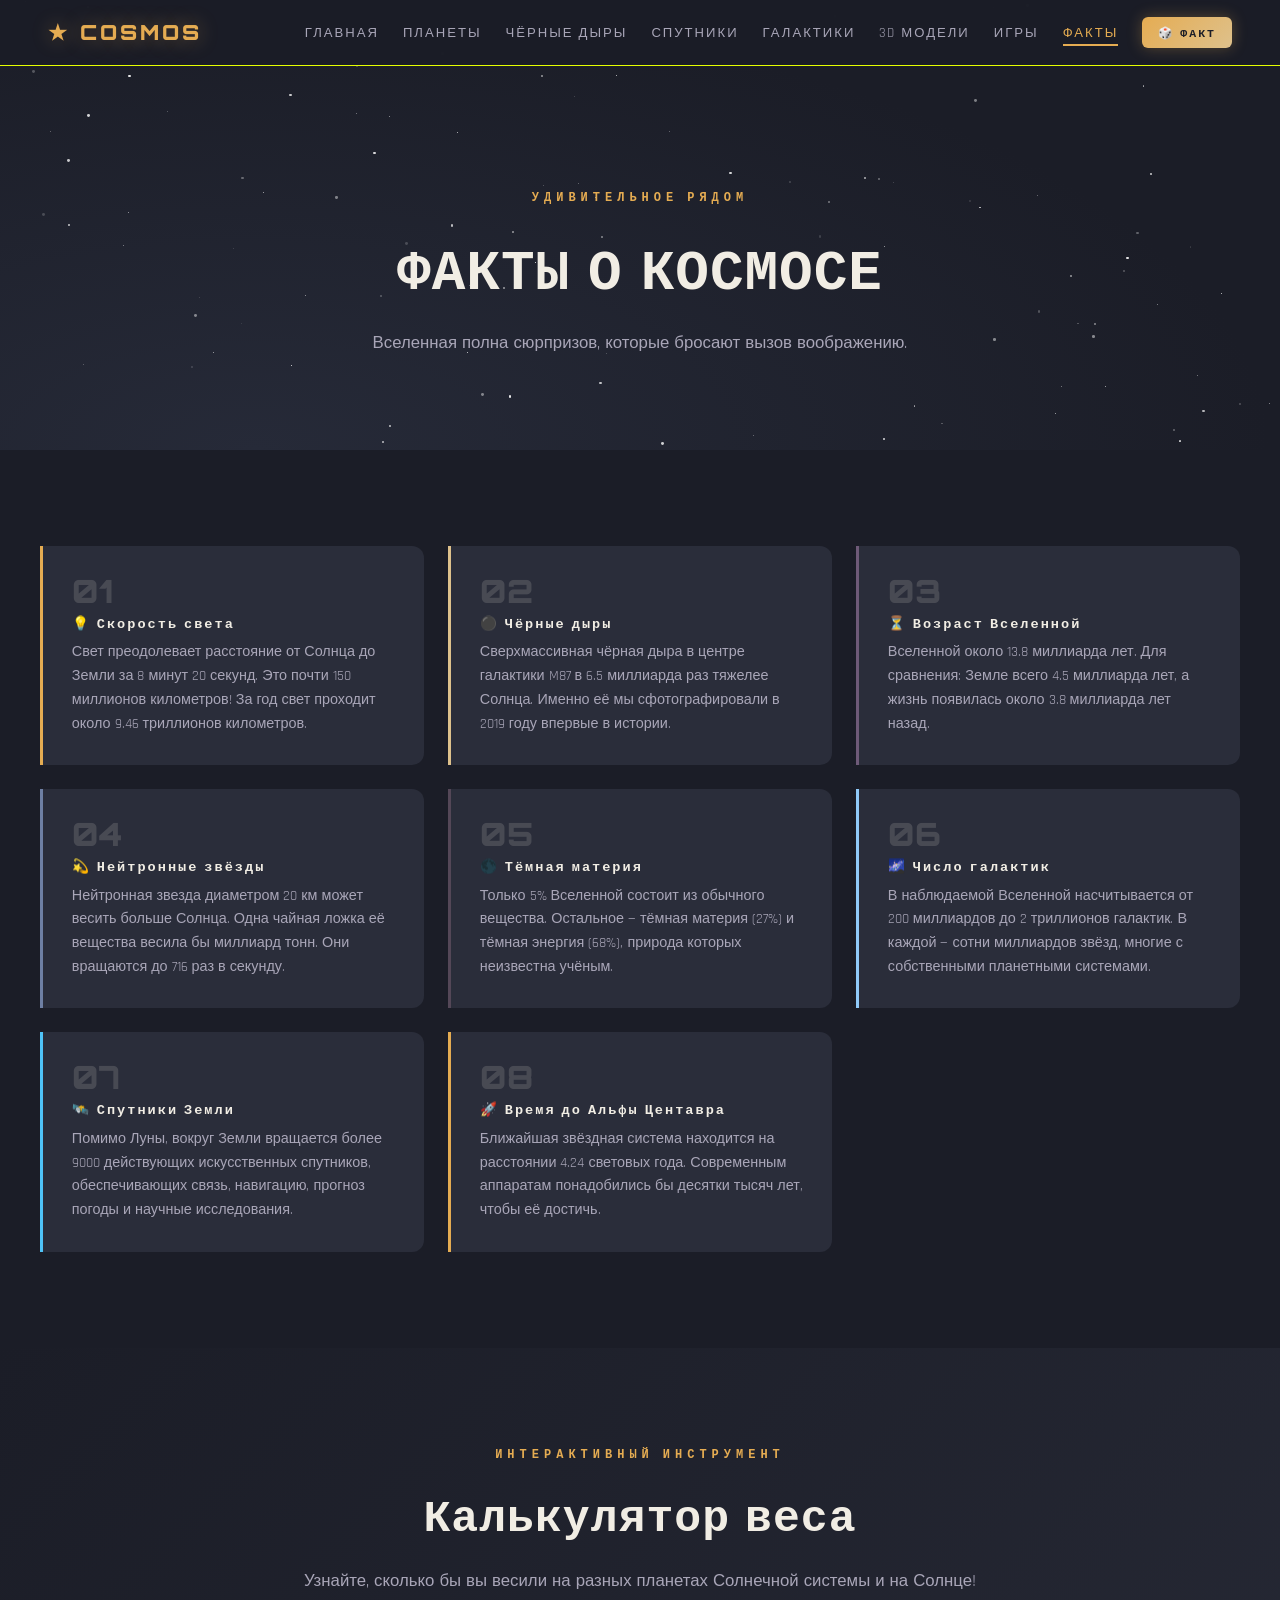
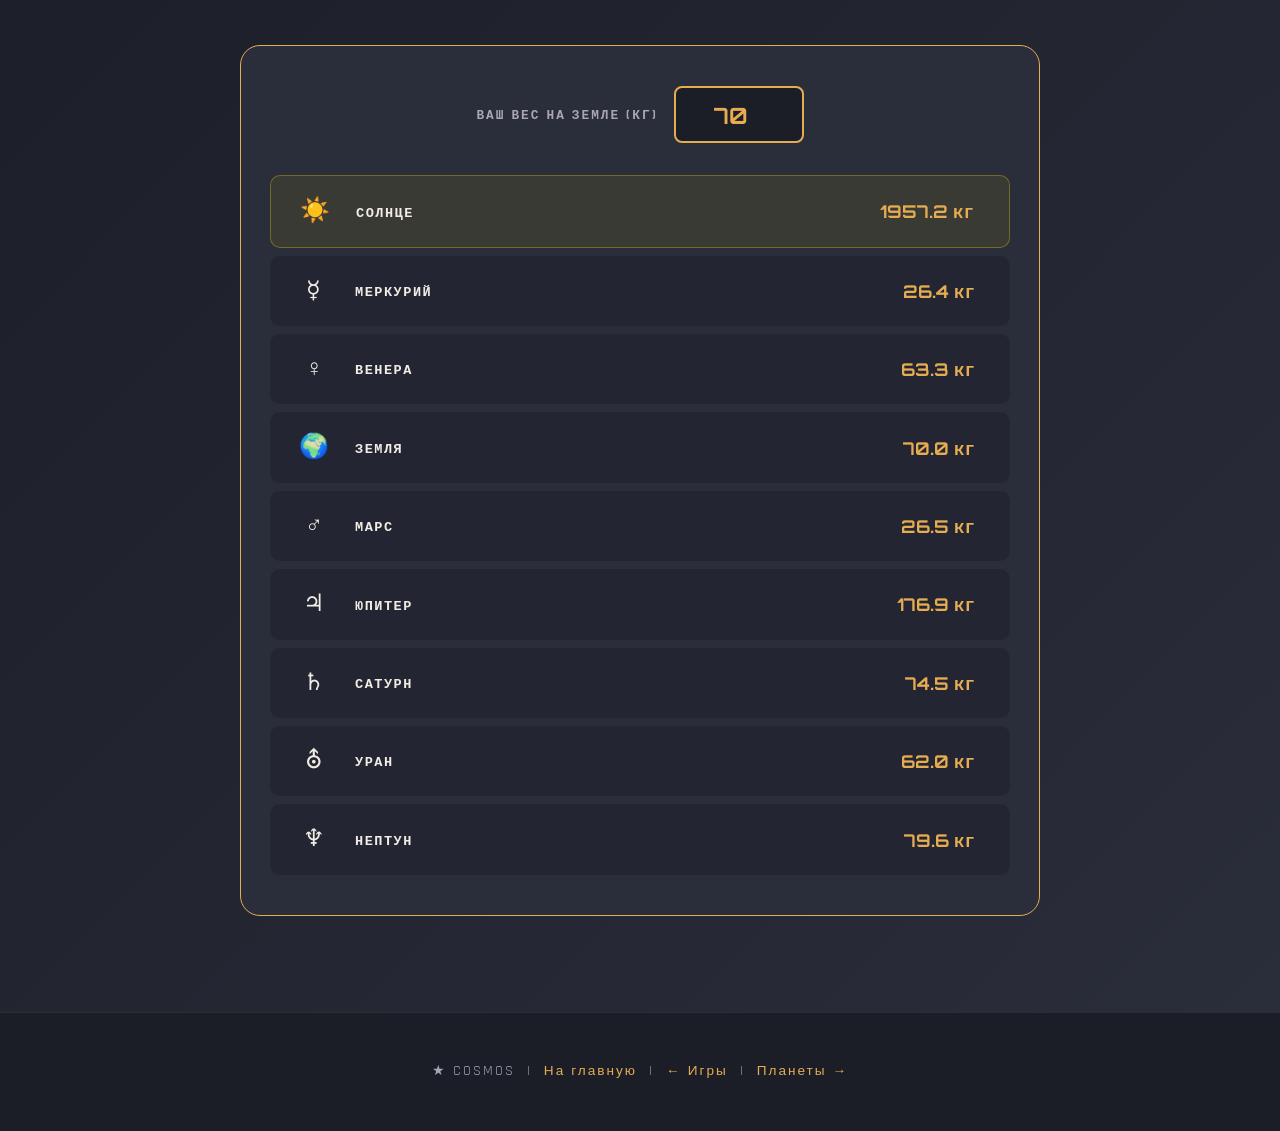
<file: сайт топовый для реально крутых типов — копия/facts.html>
<!DOCTYPE html>
<html lang="ru">
<head>
<meta charset="UTF-8">
<meta name="viewport" content="width=device-width, initial-scale=1.0, maximum-scale=5.0">
<title>Факты и Калькулятор — COSMOS</title>
<link rel="icon" type="image/svg+xml" href="favicon.svg">
<link href="https://fonts.googleapis.com/css2?family=Orbitron:wght@400;700;900&family=Rajdhani:wght@300;400;600&display=swap" rel="stylesheet">
<link rel="stylesheet" href="style.css">
</head>
<body>
<div id="stars-bg"></div>

<nav>
  <a href="index.html" class="nav-logo">★ COSMOS</a>
  <ul class="nav-links">
    <li><a href="index.html" data-page="index">Главная</a></li>
    <li><a href="planets.html" data-page="planets">Планеты</a></li>
    <li><a href="blackholes.html" data-page="blackholes">Чёрные дыры</a></li>
    <li><a href="satellites.html" data-page="satellites">Спутники</a></li>
    <li><a href="galaxies.html" data-page="galaxies">Галактики</a></li>
    <li><a href="planets3d.html" data-page="planets3d">3D Модели</a></li>
    <li><a href="games.html" data-page="games">Игры</a></li>
    <li><a href="facts.html" data-page="facts">Факты</a></li>
    <li><button class="nav-fact-btn" id="navFactBtn" title="Случайный факт"><span class="dice">🎲</span> ФАКТ</button></li>
  </ul>
</nav>

<div class="page-hero">
  <div class="section-label">Удивительное рядом</div>
  <h1 class="section-title" style="font-size:clamp(2rem,5vw,3.5rem)">ФАКТЫ О КОСМОСЕ</h1>
  <p class="section-desc" style="margin:0 auto">Вселенная полна сюрпризов, которые бросают вызов воображению.</p>
</div>

<section id="facts">
  <div class="facts-grid" id="factsGrid"></div>
</section>

<section class="calculator-section">
  <div class="center">
    <div class="section-label">Интерактивный инструмент</div>
    <h2 class="section-title">Калькулятор веса</h2>
    <p class="section-desc">Узнайте, сколько бы вы весили на разных планетах Солнечной системы и на Солнце!</p>
  </div>
  <div class="calc-wrap">
    <div class="calc-input-row">
      <label>ВАШ ВЕС НА ЗЕМЛЕ (КГ)</label>
      <input type="number" id="weightInput" value="70" min="1" max="1000">
    </div>
    <div class="calc-results" id="calcResults"></div>
  </div>
</section>

<footer>
  <p>★ COSMOS &nbsp;|&nbsp; <a href="index.html">На главную</a> &nbsp;|&nbsp; <a href="games.html">← Игры</a> &nbsp;|&nbsp; <a href="planets.html">Планеты →</a></p>
</footer>

<button class="scroll-top" id="scrollTop" title="Наверх">↑</button>

<script src="data.js"></script>
<script src="app.js"></script>
</body>
</html>
</file>
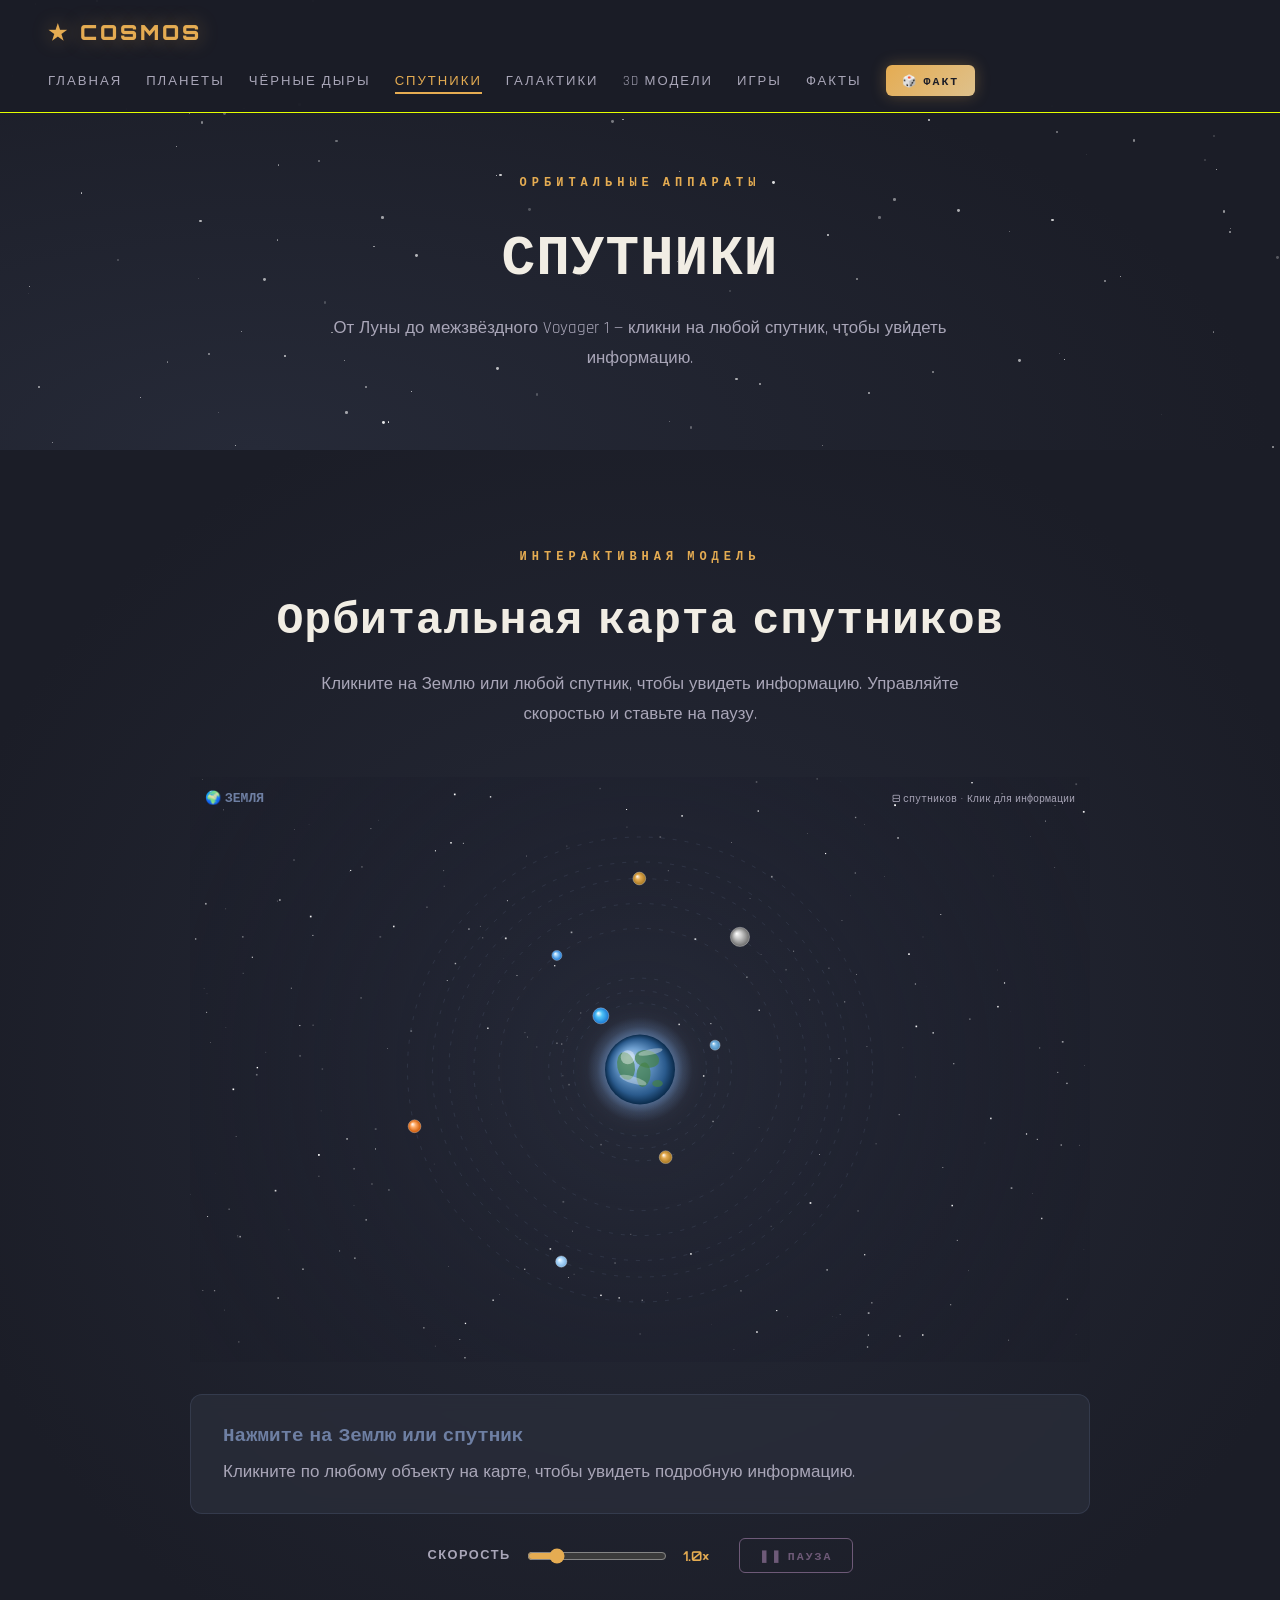
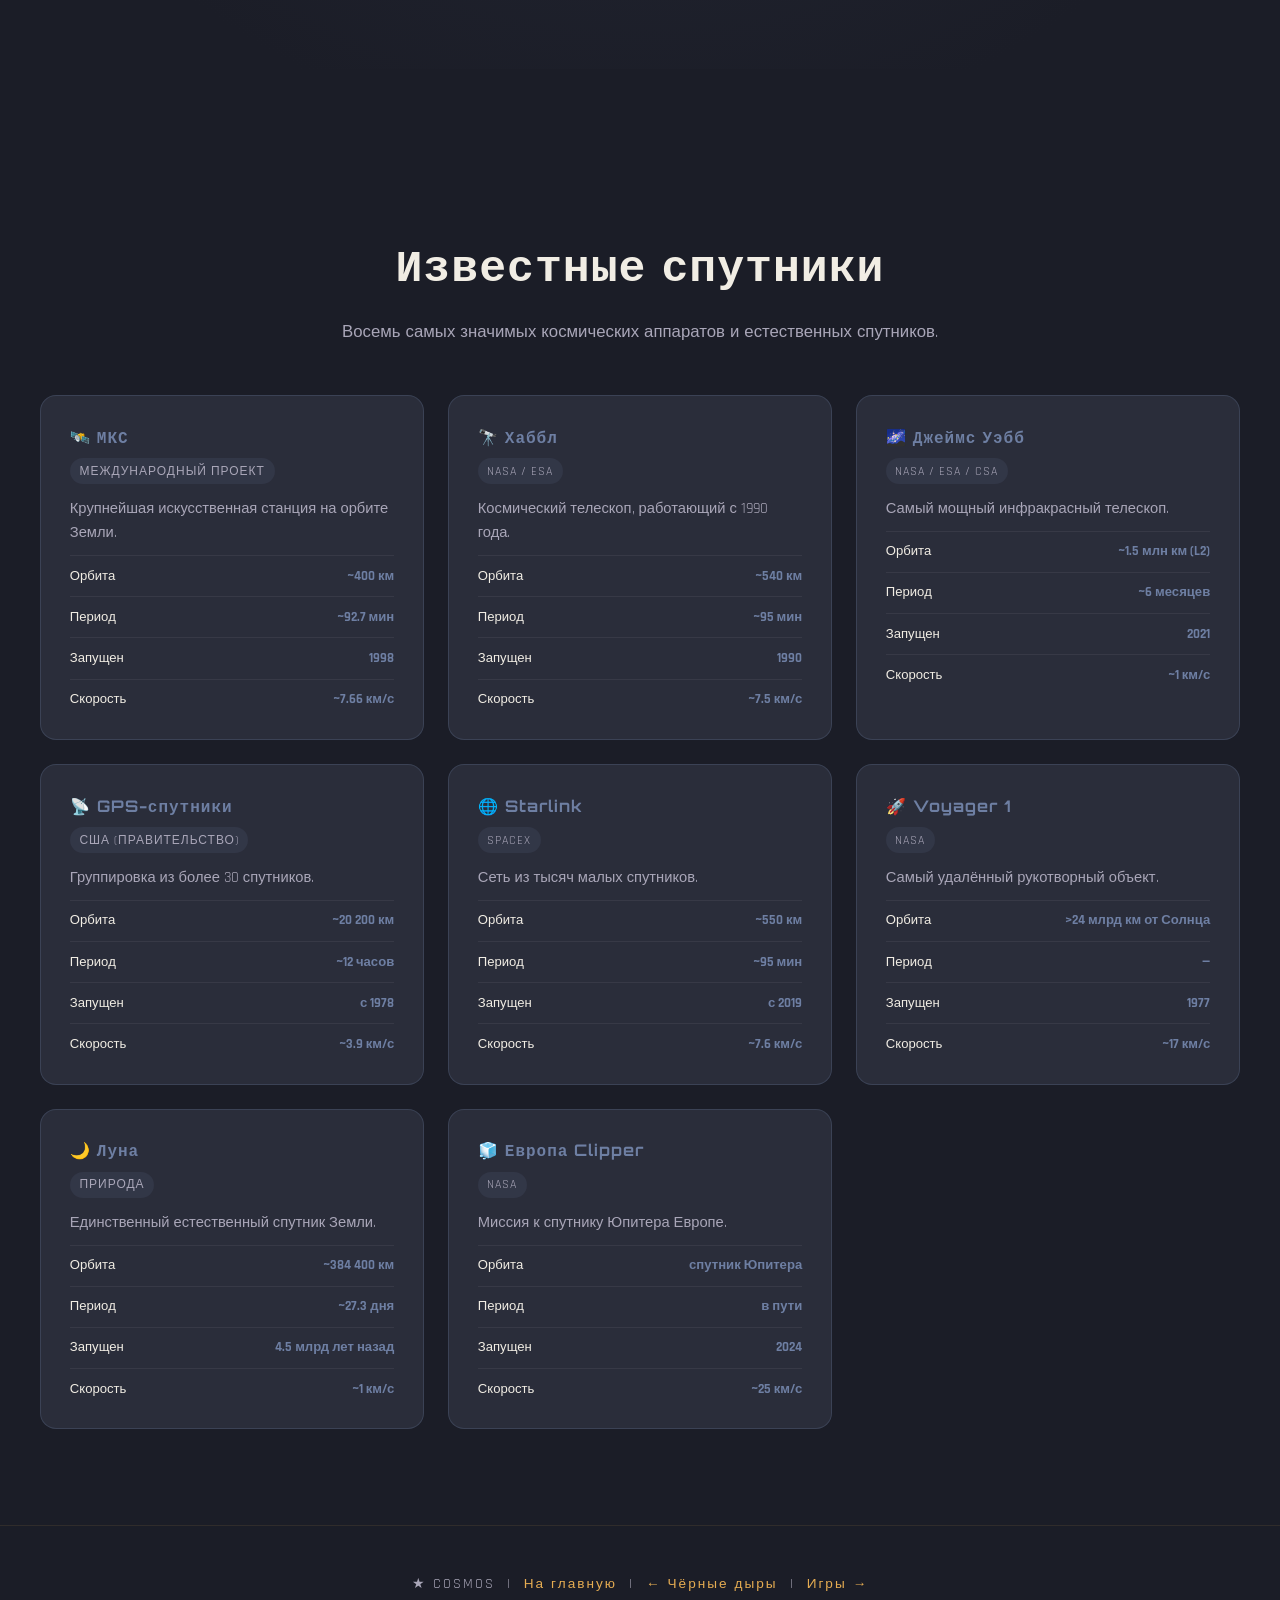
<file: сайт топовый для реально крутых типов — копия/satellites.html>
<!DOCTYPE html>
<html lang="ru">
<head>
<meta charset="UTF-8">
<meta name="viewport" content="width=device-width, initial-scale=1.0, maximum-scale=5.0">
<title>Спутники — COSMOS</title>
<link rel="icon" type="image/svg+xml" href="favicon.svg">
<link href="https://fonts.googleapis.com/css2?family=Orbitron:wght@400;700;900&family=Rajdhani:wght@300;400;600&display=swap" rel="stylesheet">
<link rel="stylesheet" href="style.css">
</head>
<body>
<div id="stars-bg"></div>

<nav>
  <div class="nav-top">
    <a href="index.html" class="nav-logo">★ COSMOS</a>
    <button class="burger-menu" id="burgerMenu" aria-label="Меню">
      <span class="burger-icon">
        <span></span>
        <span></span>
        <span></span>
      </span>
    </button>
  </div>
  <ul class="nav-links" id="navLinks">
    <li><a href="index.html" data-page="index">Главная</a></li>
    <li><a href="planets.html" data-page="planets">Планеты</a></li>
    <li><a href="blackholes.html" data-page="blackholes">Чёрные дыры</a></li>
    <li><a href="satellites.html" data-page="satellites">Спутники</a></li>
    <li><a href="galaxies.html" data-page="galaxies">Галактики</a></li>
    <li><a href="planets3d.html" data-page="planets3d">3D Модели</a></li>
    <li><a href="games.html" data-page="games">Игры</a></li>
    <li><a href="facts.html" data-page="facts">Факты</a></li>
    <li><button class="nav-fact-btn" id="navFactBtn" title="Случайный факт"><span class="dice">🎲</span> ФАКТ</button></li>
  </ul>
</nav>

<div class="page-hero">
  <div class="section-label">Орбитальные аппараты</div>
  <h1 class="section-title" style="font-size:clamp(2rem,5vw,3.5rem)">СПУТНИКИ</h1>
  <p class="section-desc" style="margin:0 auto">От Луны до межзвёздного Voyager 1 — кликни на любой спутник, чтобы увидеть информацию.</p>
</div>

<section id="sat-section">
  <div class="center">
    <div class="section-label">Интерактивная модель</div>
    <h2 class="section-title">Орбитальная карта спутников</h2>
    <p class="section-desc">Кликните на Землю или любой спутник, чтобы увидеть информацию. Управляйте скоростью и ставьте на паузу.</p>
  </div>
  
  <div id="sat-canvas-wrap">
    <canvas id="satCanvas"></canvas>
  </div>
  
  <div class="sat-info-panel" id="satInfoPanel">
    <h3>Нажмите на Землю или спутник</h3>
    <p>Кликните по любому объекту на карте, чтобы увидеть подробную информацию.</p>
  </div>
  
  <div class="speed-controls">
    <label>СКОРОСТЬ</label>
    <input type="range" id="satSpeedRange" min="0.1" max="5" step="0.1" value="1">
    <span class="speed-val" id="satSpeedVal">1.0×</span>
    <button class="pause-btn" id="satPauseBtn">❚❚ ПАУЗА</button>
  </div>
</section>

<section>
  <div class="center" style="margin-top: 4rem">
    <h2 class="section-title">Известные спутники</h2>
    <p class="section-desc">Восемь самых значимых космических аппаратов и естественных спутников.</p>
  </div>
  <div class="sat-grid" id="satGrid"></div>
</section>

<footer>
  <p>★ COSMOS &nbsp;|&nbsp; <a href="index.html">На главную</a> &nbsp;|&nbsp; <a href="blackholes.html">← Чёрные дыры</a> &nbsp;|&nbsp; <a href="games.html">Игры →</a></p>
</footer>

<button class="scroll-top" id="scrollTop" title="Наверх">↑</button>

<script src="data.js"></script>
<script src="app.js"></script>
</body>
</html>
</file>
<file: сайт топовый для реально крутых типов — копия/style.css>
/* ═══════════════════════════════════════════════════
   COSMOS — Полная адаптивность + эмодзи + Бургер-меню
   ═══════════════════════════════════════════════════ */

:root {
  --space-deep: #1B1D27;
  --space-mid: #262A38;
  --space-card: #2A2D3A;
  --accent-gold: #E5AC52;
  --accent-purple: #6E5A78;
  --accent-mauve: #544757;
  --accent-blue: #6E7FA3;
  --accent-sand: #DEC18C;
  --text-main: #F1EDE4;
  --text-dim: #A9A6B8;
  --glow-gold: rgba(229, 172, 82, 0.4);
  --glow-purple: rgba(110, 90, 120, 0.45);
  --glow-blue: rgba(110, 127, 163, 0.4);
  --danger: #EF5350;
  --success: #DEC18C;

  --gap-xs: 0.5rem;
  --gap-sm: 1rem;
  --gap-md: 1.5rem;
  --gap-lg: 2rem;
  --gap-xl: 3rem;
  --gap-2xl: 4rem;
  --gap-3xl: 6rem;
  
  --pad-section: 6rem;
  --pad-section-mob: 4rem;
  --pad-card: 1.8rem;
  --pad-card-mob: 1.2rem;
  
  --container-max: 1200px;
  --container-padding: 2rem;
  --container-padding-mob: 1rem;
}

* { margin: 0; padding: 0; box-sizing: border-box; }
html { scroll-behavior: smooth; }
body {
  background: var(--space-deep);
  color: var(--text-main);
  font-family: 'Rajdhani', sans-serif;
  font-size: 17px;
  line-height: 1.6;
  overflow-x: hidden;
}

/* ═══ STARS ═══ */
#stars-bg {
  position: fixed; inset: 0; z-index: 0; pointer-events: none;
  background: radial-gradient(ellipse at 20% 50%, #262A38 0%, #1B1D27 70%);
}
.star { position: absolute; border-radius: 50%; background: #fff; animation: twinkle var(--d, 3s) ease-in-out infinite; }
@keyframes twinkle { 0%,100%{opacity:.2;transform:scale(1)} 50%{opacity:1;transform:scale(1.3)} }

/* ═══ NAVIGATION ═══ */
nav {
  position: fixed; top: 0; left: 0; right: 0; z-index: 1000;
  display: flex; align-items: center; justify-content: space-between;
  padding: 1rem 3rem;
  background: rgba(27, 29, 39, 0.92);
  backdrop-filter: blur(12px);
  border-bottom: 1px solid rgba(229,17282,.18);
  flex-wrap: wrap;
  gap: 1rem;
}
.nav-logo {
  font-family: 'Orbitron', monospace;
  font-weight: 900; font-size: 1.3rem;
  color: var(--accent-gold);
  letter-spacing: 3px;
  text-shadow: 0 0 20px var(--glow-gold);
  text-decoration: none;
  white-space: nowrap;
}
.nav-links { 
  display: flex; 
  gap: 1.5rem; 
  list-style: none; 
  flex-wrap: wrap; 
  align-items: center;
}
.nav-links a {
  color: var(--text-dim); 
  text-decoration: none;
  font-size: .82rem; 
  letter-spacing: 2px; 
  text-transform: uppercase;
  transition: color .3s;
  position: relative; 
  padding-bottom: 4px;
  white-space: nowrap;
}
.nav-links a::after {
  content:''; position:absolute; left:0; bottom:0; height:2px; width:0;
  background: var(--accent-gold); transition: width .3s;
}
.nav-links a:hover, .nav-links a.active { color: var(--accent-gold); }
.nav-links a:hover::after, .nav-links a.active::after { width:100%; }

/* ═══ HERO ═══ */
#hero {
  position: relative; z-index: 1;
  min-height: 100vh;
  display: flex; flex-direction: column; 
  align-items: center; justify-content: center;
  text-align: center; 
  padding: var(--container-padding);
  overflow: hidden;
}
.hero-title {
  font-family: 'Orbitron', monospace;
  font-size: clamp(2.5rem, 8vw, 6rem);
  font-weight: 900;
  letter-spacing: 8px;
  line-height: 1.1;
  background: linear-gradient(135deg, #fff 0%, var(--accent-gold) 50%, var(--accent-purple) 100%);
  -webkit-background-clip: text; -webkit-text-fill-color: transparent;
  background-clip: text;
  margin-bottom: 1.5rem;
}
.hero-sub {
  font-size: 1.3rem; 
  color: var(--text-dim);
  letter-spacing: 4px; 
  text-transform: uppercase;
  margin-bottom: 3rem;
}
.hero-btn {
  display: inline-block; 
  padding: .9rem 2.5rem;
  border: 2px solid var(--accent-gold);
  color: var(--accent-gold); 
  text-decoration: none;
  font-family: 'Orbitron', monospace; 
  font-size: .85rem;
  letter-spacing: 3px; 
  text-transform: uppercase;
  transition: all .3s;
  position: relative; 
  overflow: hidden; 
  margin: 0 .5rem .5rem;
}
.hero-btn::before {
  content: ''; position: absolute; inset: 0;
  background: var(--accent-gold); transform: scaleX(0);
  transform-origin: left; transition: transform .3s;
  z-index: 0;
}
.hero-btn:hover::before { transform: scaleX(1); }
.hero-btn:hover { color: var(--space-deep); }
.hero-btn span { position: relative; z-index: 1; }

.hero-nav-cards {
  display: flex; 
  flex-wrap: wrap; 
  gap: 1.2rem; 
  justify-content: center;
  margin-top: 2.5rem; 
  max-width: 1100px;
}
.hero-nav-card {
  background: rgba(42,45,58,.6);
  border: 1px solid rgba(229,172,82,.18);
  border-radius: 14px; 
  padding: 1.2rem 1.6rem;
  text-decoration: none; 
  color: var(--text-main);
  min-width: 150px; 
  transition: all .3s;
  backdrop-filter: blur(6px);
  text-align: center;
  flex: 0 1 auto;
}
.hero-nav-card:hover {
  transform: translateY(-5px);
  border-color: var(--accent-gold);
  box-shadow: 0 8px 30px rgba(229,172,82,.18);
}
.hero-nav-card .hnc-icon { 
  font-size: 1.8rem; 
  margin-bottom: .4rem; 
}
.hero-nav-card .hnc-title { 
  font-family:'Orbitron',monospace; 
  font-size:.75rem; 
  letter-spacing:2px; 
  color: var(--text-dim); 
}
.hero-nav-card:hover .hnc-title { color: var(--accent-gold); }

/* ═══ SHOOTING STAR ═══ */
.shooting-star {
  position: absolute;
  width: 3px; height: 3px;
  background: linear-gradient(90deg, white, transparent);
  border-radius: 50%;
  animation: shoot 3s linear infinite;
  pointer-events: none;
}
@keyframes shoot {
  0% { transform: translate(0,0) rotate(-45deg) scaleX(0); opacity: 1; }
  5% { transform: translate(0,0) rotate(-45deg) scaleX(1); }
  100% { transform: translate(600px,600px) rotate(-45deg) scaleX(1); opacity: 0; }
}

/* ═══ SECTIONS ═══ */
section { 
  position: relative; 
  z-index: 1; 
  padding: var(--pad-section) var(--container-padding);
}
.page-hero {
  min-height: 50vh; 
  display:flex; flex-direction:column; 
  align-items:center; justify-content:center;
  text-align:center; 
  padding: 8rem var(--container-padding) 2rem;
  position: relative; 
  z-index: 1;
}

.section-label {
  font-family: 'Orbitron', monospace;
  font-size: .75rem; 
  letter-spacing: 5px;
  color: var(--accent-gold); 
  text-transform: uppercase;
  margin-bottom: 1rem;
  font-weight: 600;
}
.section-title {
  font-family: 'Orbitron', monospace;
  font-size: clamp(1.6rem, 4vw, 2.8rem);
  font-weight: 700; 
  margin-bottom: 1rem;
  letter-spacing: 1px;
}
.section-desc { 
  color: var(--text-dim); 
  max-width: 700px; 
  line-height: 1.8; 
  margin-bottom: 3rem; 
  font-size: 1.05rem;
}
.center { text-align: center; }
.center .section-desc { margin: 0 auto 3rem; }

/* ═══ SOLAR SYSTEM ═══ */
#solar { 
  background: radial-gradient(ellipse at center, #262A38 0%, #1B1D27 80%); 
  min-height: 100vh;
  border: none !important;
  outline: none !important;
  box-shadow: none !important;
  overflow: visible;
  padding: 2rem var(--container-padding);
}

#solar-canvas-wrap { 
  position: relative; 
  width: 100%; 
  max-width: 1400px;
  margin: 0 auto 2rem;
  overflow: visible;
  border: none !important;
  outline: none !important;
  background: transparent !important;
  display: flex;
  justify-content: center;
  align-items: center;
}

canvas#solarCanvas { 
  display: block; 
  margin: 0 auto; 
  max-width: 100%;
  height: auto !important;
  cursor: pointer; 
  border: none !important;
  outline: none !important;
  background: transparent;
}

.planet-info-panel {
  background: rgba(42,45,58,.8);
  border-radius: 12px; 
  padding: 1.5rem 2rem;
  max-width: 700px; 
  margin: 0 auto;
  backdrop-filter: blur(8px);
  min-height: 140px;
  transition: all .3s;
  border: none !important;
}
.planet-info-panel h3 { 
  font-family: 'Orbitron', monospace; 
  color: var(--accent-gold); 
  margin-bottom: .5rem; 
  font-size: 1.2rem; 
}
.planet-info-panel p { 
  color: var(--text-dim); 
  line-height: 1.7; 
}
.speed-controls { 
  display: flex; 
  align-items: center; 
  gap: 1rem; 
  justify-content: center; 
  margin-top: 1.5rem; 
  flex-wrap: wrap; 
  border: none !important;
}
.speed-controls label { 
  color: var(--text-dim); 
  font-size: .8rem; 
  letter-spacing: 1.5px; 
  text-transform: uppercase; 
  font-weight: 600;
}
.speed-controls input[type=range] { 
  accent-color: var(--accent-gold); 
  width: 140px; 
  cursor: pointer;
}
.speed-val { 
  color: var(--accent-gold); 
  font-family: 'Orbitron', monospace; 
  font-size: .85rem; 
  min-width: 40px; 
  font-weight: 600;
}
.pause-btn {
  padding: .55rem 1.2rem; 
  border: 1px solid var(--accent-purple);
  background: transparent; 
  color: var(--accent-purple);
  border-radius: 6px; 
  cursor: pointer;
  font-family: 'Orbitron', monospace; 
  font-size: .72rem; 
  letter-spacing: 2px;
  text-transform: uppercase;
  font-weight: 600;
  transition: all .2s;
}
.pause-btn:hover { 
  background: var(--accent-purple); 
  color: var(--space-deep); 
}

/* ═══ PLANET CARDS ═══ */
#planets { background: var(--space-deep); }
.planets-grid { 
  display: grid; 
  grid-template-columns: repeat(auto-fill, minmax(280px, 1fr)); 
  gap: 1.5rem; 
  max-width: var(--container-max); 
  margin: 0 auto; 
}
.planet-card {
  background: var(--space-card);
  border: 1px solid rgba(229,172,82,.12);
  border-radius: 16px; 
  padding: var(--pad-card);
  transition: transform .35s, border-color .3s, box-shadow .3s;
  cursor: pointer;
  position: relative;
  overflow: hidden;
}
.planet-card:hover {
  transform: translateY(-8px) scale(1.03);
  border-color: rgba(229,172,82,.5);
  box-shadow: 0 12px 50px rgba(229,172,82,.25);
  z-index: 5;
}
.planet-card .card-visual {
  width: 100%; 
  height: 0; 
  overflow:hidden;
  border-radius: 12px; 
  margin-bottom:0;
  transition: height .4s, margin-bottom .4s;
  background: var(--space-deep);
  display: flex;
  align-items: center;
  justify-content: center;
}
.planet-card:hover .card-visual { 
  height: 150px; 
  margin-bottom: 1rem; 
}
.planet-card .card-visual img {
  width:100%; 
  height:150px; 
  object-fit:contain; 
  display:block;
}
.planet-icon {
  width: 60px; height: 60px; 
  border-radius: 50%;
  margin-bottom: 1rem;
  display: flex; align-items: center; justify-content: center;
  font-size: 2rem;
  transition: opacity .3s, transform .4s;
}
.planet-card:hover .planet-icon { 
  opacity: 0; 
  transform: scale(0.5); 
}
.planet-card h3 { 
  font-family: 'Orbitron', monospace; 
  font-size: 1rem; 
  margin-bottom: .4rem; 
  letter-spacing: 2px; 
}
.planet-card .tag {
  display: inline-block; 
  font-size: .7rem;
  padding: .2rem .6rem;
  border-radius: 20px; 
  margin-bottom: .8rem;
  letter-spacing: 1px; 
  text-transform: uppercase;
  font-weight: 600;
}
.planet-card p { 
  color: var(--text-dim); 
  font-size: .93rem; 
  line-height: 1.6; 
  margin-bottom: 1rem;
}
.planet-card .extra-info {
  max-height: 0; 
  overflow: hidden; 
  opacity: 0;
  transition: max-height .4s, opacity .3s, margin-top .3s;
  color: var(--accent-sand); 
  font-size: .88rem; 
  line-height: 1.6;
}
.planet-card:hover .extra-info { 
  max-height: 200px; 
  opacity: 1; 
  margin-top: .8rem; 
}
.planet-stat { 
  display: flex; 
  justify-content: space-between; 
  margin-top: .5rem; 
  padding-top: .5rem; 
  border-top: 1px solid rgba(255,255,255,.06); 
}
.planet-stat span { 
  font-size: .82rem; 
  color: var(--text-dim); 
}
.planet-stat strong { 
  font-size: .82rem; 
  color: var(--accent-gold); 
  font-weight: 600; 
}

/* ═══ MODAL ═══ */
.modal {
  position: fixed; 
  inset: 0; 
  z-index: 2000;
  background: rgba(10, 10, 20, 0.85);
  backdrop-filter: blur(8px);
  display: none; 
  align-items: center; 
  justify-content: center;
  padding: 1.5rem;
  animation: fadeIn .3s;
}
.modal.open { display: flex; }
.modal.align-top { align-items: flex-start; padding-top: 8vh; }
@keyframes fadeIn { from { opacity: 0; } to { opacity: 1; } }
.modal-content {
  background: var(--space-card);
  border: 1px solid var(--accent-gold);
  border-radius: 20px;
  max-width: 700px; 
  width: 100%;
  max-height: 90vh; 
  overflow-y: auto;
  position: relative;
  animation: slideUp .4s;
}
@keyframes slideUp { from { transform: translateY(30px); opacity: 0; } to { transform: translateY(0); opacity: 1; } }
.modal-close {
  position: absolute; 
  top: 1rem; 
  right: 1rem;
  background: rgba(27,29,39,.95); 
  border: 1px solid var(--text-dim);
  color: var(--text-dim); 
  width: 36px; height: 36px;
  border-radius: 50%; 
  cursor: pointer; 
  font-size: 1.2rem;
  transition: all .2s;
  z-index: 5;
  display: flex; 
  align-items: center; 
  justify-content: center;
  line-height: 1;
}
.modal-close:hover { 
  border-color: var(--accent-gold); 
  color: var(--accent-gold); 
}
.modal-content img { 
  width: 100%; 
  height: 280px; 
  object-fit: contain; 
  padding: 1rem;
  background: var(--space-deep);
  border-radius: 20px 20px 0 0; 
  display: block;
}
.modal-content h2 { 
  font-family: 'Orbitron', monospace; 
  color: var(--accent-gold); 
  padding: 1.5rem 2rem .5rem; 
  font-size: 1.5rem; 
}
.modal-content > p { 
  padding: 0 2rem 1rem; 
  color: var(--text-dim); 
  line-height: 1.7; 
}
.modal-content .modal-fact { 
  padding: 0 2rem 1rem; 
  color: var(--text-dim); 
  font-size: .9rem; 
  border-bottom: 1px solid rgba(255,255,255,.06); 
  line-height: 1.7;
}
.modal-stats { 
  padding: 1rem 2rem 2rem; 
  display: grid;
  grid-template-columns: 1fr 1fr;
  gap: 0.5rem 1rem;
}
.modal-stat { 
  display: flex; 
  flex-direction: column;
  padding: 0.7rem 1rem;
  background: rgba(27,29,39,.4);
  border-radius: 8px;
  border-left: 2px solid var(--accent-gold);
}
.modal-stat span { 
  color: var(--text-dim); 
  font-size: .75rem; 
  text-transform: uppercase;
  letter-spacing: 1px;
  margin-bottom: 0.2rem;
}
.modal-stat strong { 
  color: var(--accent-gold); 
  font-size: .95rem; 
  font-weight: 600;
  font-family: 'Orbitron', monospace;
}

/* ═══ GAMES ═══ */
#games { 
  background: radial-gradient(ellipse at bottom, #262A38 0%, #1B1D27 60%); 
}
.games-grid { 
  display: grid; 
  grid-template-columns: repeat(auto-fill, minmax(320px, 1fr)); 
  gap: 1.5rem; 
  max-width: 1100px; 
  margin: 0 auto; 
}
.game-card { 
  background: var(--space-card); 
  border: 1px solid rgba(110,90,120,.25); 
  border-radius: 16px; 
  overflow: hidden;
  transition: all .3s;
}
.game-card:hover {
  border-color: var(--accent-purple);
  transform: translateY(-4px);
}
.game-header { 
  padding: 1.4rem 1.6rem 1rem; 
  border-bottom: 1px solid rgba(255,255,255,.06); 
}
.game-header h3 { 
  font-family: 'Orbitron', monospace; 
  font-size: 1rem; 
  letter-spacing: 2px; 
  margin-bottom: .3rem; 
}
.game-header p { 
  color: var(--text-dim); 
  font-size: .88rem; 
}
.game-area { padding: 1.2rem 1.6rem 1.6rem; }

.quiz-question { 
  color: var(--text-main); 
  font-size: 1rem; 
  margin-bottom: 1rem; 
  line-height: 1.5; 
  font-weight: 600; 
}
.quiz-options { 
  display: flex; 
  flex-direction: column; 
  gap: .5rem; 
}
.quiz-opt {
  background: rgba(229,172,82,.05);
  border: 1px solid rgba(229,172,82,.2);
  border-radius: 8px; 
  padding: .7rem 1rem;
  cursor: pointer; 
  font-size: .9rem; 
  color: var(--text-main);
  transition: all .2s; 
  text-align: left;
  font-family: inherit;
}
.quiz-opt:hover:not(:disabled) { 
  background: rgba(229,172,82,.15); 
  border-color: var(--accent-gold); 
}
.quiz-opt:disabled { cursor: default; }
.quiz-opt.correct { 
  background: rgba(222,193,140,.2); 
  border-color: var(--accent-sand); 
  color: var(--accent-sand); 
}
.quiz-opt.wrong { 
  background: rgba(239,83,80,.15); 
  border-color: var(--danger); 
  color: var(--danger); 
}
.quiz-feedback { 
  margin-top: .8rem; 
  font-size: .9rem; 
  min-height: 1.2em; 
}
.quiz-feedback.ok { color: var(--accent-sand); }
.quiz-feedback.fail { color: var(--danger); }
.quiz-score { 
  font-family: 'Orbitron', monospace; 
  font-size: .85rem; 
  color: var(--accent-gold); 
  margin-top: .5rem; 
}
.btn-next {
  margin-top: .8rem; 
  padding: .5rem 1.4rem;
  background: transparent; 
  border: 1px solid var(--accent-gold);
  color: var(--accent-gold); 
  border-radius: 6px; 
  cursor: pointer;
  font-family: 'Orbitron', monospace; 
  font-size: .75rem; 
  letter-spacing: 2px;
  transition: all .2s;
  font-weight: 600;
}
.btn-next:hover { 
  background: var(--accent-gold); 
  color: var(--space-deep); 
}

canvas#dodgeCanvas { 
  display: block; 
  border-radius: 8px; 
  border: 1px solid rgba(229,172,82,.2); 
  cursor: crosshair; 
  max-width: 100%; 
  background: #000;
}
.game-hud { 
  display: flex; 
  justify-content: space-between; 
  align-items: center; 
  margin-bottom: .5rem; 
  flex-wrap: wrap;
  gap: 0.5rem;
}
.hud-val { 
  font-family: 'Orbitron', monospace; 
  font-size: .85rem; 
}
.hud-label { 
  color: var(--text-dim); 
  font-size: .75rem; 
  letter-spacing: 1px; 
}
.btn-game {
  padding: .5rem 1.2rem; 
  border: 1px solid var(--accent-purple);
  background: transparent; 
  color: var(--accent-mauve);
  border-radius: 6px; 
  cursor: pointer;
  font-family: 'Orbitron', monospace; 
  font-size: .75rem; 
  letter-spacing: 2px;
  transition: all .2s;
  font-weight: 600;
}
.btn-game:hover { 
  background: var(--accent-purple); 
  color: var(--text-main); 
}

.memory-grid { 
  display: grid; 
  grid-template-columns: repeat(4, 1fr); 
  gap: .5rem; 
  margin-bottom: .8rem; 
}
.mem-card {
  aspect-ratio: 1; 
  border-radius: 8px;
  background: rgba(229,172,82,.08);
  border: 1px solid rgba(229,172,82,.2);
  display: flex; 
  align-items: center; 
  justify-content: center;
  font-size: 1.4rem; 
  cursor: pointer;
  transition: all .25s; 
  user-select: none;
}
.mem-card.flipped, .mem-card.matched { 
  background: rgba(229,172,82,.15); 
  border-color: var(--accent-gold); 
}
.mem-card.matched { 
  border-color: var(--accent-sand); 
  background: rgba(222,193,140,.15); 
}
.mem-card .face { display: none; }
.mem-card.flipped .face, .mem-card.matched .face { display: block; }
.mem-card .back { display: block; font-size: 1rem; }
.mem-card.flipped .back, .mem-card.matched .back { display: none; }
.mem-stats { 
  display: flex; 
  gap: 1rem; 
  font-size: .85rem; 
  color: var(--text-dim); 
  align-items: center; 
  flex-wrap: wrap; 
}
.mem-stats strong { 
  color: var(--accent-gold); 
  font-family: 'Orbitron', monospace; 
}

/* ═══ FACTS ═══ */
#facts { background: var(--space-deep); }
.facts-grid { 
  display: grid; 
  grid-template-columns: repeat(auto-fill, minmax(300px, 1fr)); 
  gap: 1.5rem; 
  max-width: var(--container-max); 
  margin: 0 auto; 
}
.fact-card { 
  background: var(--space-card); 
  border-left: 3px solid var(--accent-gold); 
  border-radius: 0 12px 12px 0; 
  padding: var(--pad-card); 
  transition: transform .3s; 
  cursor: pointer;
  position: relative;
  overflow: hidden;
}
.fact-card:nth-child(2) { border-color: var(--accent-sand); }
.fact-card:nth-child(3) { border-color: var(--accent-purple); }
.fact-card:nth-child(4) { border-color: var(--accent-blue); }
.fact-card:nth-child(5) { border-color: var(--accent-mauve); }
.fact-card:nth-child(6) { border-color: #90CAF9; }
.fact-card:nth-child(7) { border-color: #4FC3F7; }
.fact-card:nth-child(8) { border-color: #E5AC52; }
.fact-card:hover { 
  transform: translateX(4px); 
  background: rgba(42,45,58,.9);
}
.fact-num { 
  font-family: 'Orbitron', monospace; 
  font-size: 2rem; 
  font-weight: 900; 
  opacity: .15; 
  line-height: 1; 
  margin-bottom: .3rem; 
}
.fact-card h4 { 
  font-family: 'Orbitron', monospace; 
  font-size: .85rem; 
  letter-spacing: 2px; 
  margin-bottom: .5rem; 
}
.fact-card p { 
  color: var(--text-dim); 
  font-size: .9rem; 
  line-height: 1.65; 
}

/* ═══ FOOTER ═══ */
footer { 
  position: relative; 
  z-index: 1; 
  text-align: center; 
  padding: 3rem 2rem; 
  border-top: 1px solid rgba(229,172,82,.1); 
  color: var(--text-dim); 
  font-size: .85rem; 
  letter-spacing: 2px; 
}
footer a { 
  color: var(--accent-gold); 
  text-decoration: none; 
}
footer a:hover { opacity: 0.7; }

/* ═══ INTERACTIVE MAP (СОЛНЕЧНАЯ СИСТЕМА) ═══ */
#map-section { background: var(--space-mid); }
.map-wrap { 
  max-width: 1400px; 
  margin: 0 auto 1.5rem; 
  background: linear-gradient(135deg, var(--space-card) 0%, rgba(20, 22, 32, 1) 100%); 
  border: 2px solid rgba(229, 172, 82, 0.3); 
  border-radius: 16px; 
  overflow: hidden; 
  box-shadow: 0 10px 40px rgba(0, 0, 0, 0.5), inset 0 0 80px rgba(229, 172, 82, 0.05);
}
.map-canvas-row { 
  position: relative; 
  width: 100%; 
}
canvas#mapCanvas { 
  display: block; 
  width: 100% !important; 
  height: 350px !important; 
  cursor: pointer; 
  background: #020410;
  transition: cursor 0.2s;
}
.map-legend { 
  display: flex; 
  flex-wrap: wrap; 
  gap: .8rem 1.5rem; 
  padding: 1rem 1.5rem; 
  border-top: 1px solid rgba(255,255,255,.06); 
}
.legend-item { 
  display: flex; 
  align-items: center; 
  gap: .4rem; 
  font-size: .8rem; 
  color: var(--text-dim); 
  cursor:pointer; 
  transition: color .2s; 
}
.legend-item:hover { color: var(--accent-gold); }
.legend-dot { 
  width: 10px; 
  height: 10px; 
  border-radius: 50%; 
}
.map-tooltip {
  position:absolute; 
  pointer-events:none; 
  background: rgba(27,29,39,.95);
  border:1px solid var(--accent-gold); 
  border-radius:8px; 
  padding:.4rem .8rem;
  font-size:.8rem; 
  color:var(--text-main); 
  display:none; 
  z-index: 50;
  font-family:'Orbitron',monospace; 
  white-space:nowrap;
  transform: translate(-50%,-130%);
}
.map-info-panel {
  background: linear-gradient(135deg, rgba(42,45,58,.8) 0%, rgba(20,22,32,.8) 100%); 
  border: 2px solid rgba(229,172,82,.3);
  border-radius: 12px; 
  padding: 1.5rem 2rem; 
  max-width: 1400px; 
  margin: 1.5rem auto 0;
  min-height: 100px; 
  transition: all .3s;
  box-shadow: 0 4px 20px rgba(0,0,0,.3);
}
.map-info-panel h3 { 
  font-family:'Orbitron',monospace; 
  color:var(--accent-gold); 
  margin-bottom:.5rem; 
  font-size: 1.2rem;
  letter-spacing: 1px;
}
.map-info-panel p { 
  color:var(--text-dim); 
  line-height:1.6; 
  font-size: .95rem; 
  margin-bottom: .8rem;
}

/* ═══ BLACK HOLES ═══ */
#blackholes, .bh-section { 
  background: radial-gradient(ellipse at center, #262A38 0%, #14151c 85%); 
}
.bh-grid { 
  display:grid; 
  grid-template-columns: repeat(auto-fill, minmax(300px,1fr)); 
  gap:1.5rem; 
  max-width:var(--container-max); 
  margin:0 auto 3rem; 
}
.bh-card { 
  background: var(--space-card); 
  border:1px solid rgba(110,90,120,.3); 
  border-radius:16px; 
  padding:2rem var(--pad-card); 
  transition: all .3s; 
  position:relative; 
  overflow:hidden; 
  cursor: pointer;
  text-align: center;
}
.bh-card:hover { 
  transform: translateY(-6px); 
  border-color: var(--accent-purple); 
  box-shadow:0 12px 40px rgba(110,90,120,.3); 
}
.bh-card h3 { 
  font-family:'Orbitron',monospace; 
  font-size:1.05rem; 
  margin-bottom:.6rem; 
  color: var(--accent-sand); 
  letter-spacing:1px; 
}
.bh-card p { 
  color: var(--text-dim); 
  line-height:1.7; 
  font-size: .94rem; 
  margin-bottom: 1rem;
}
.bh-icon {
  font-size: 3rem;
  margin-bottom: 1rem;
  filter: drop-shadow(0 0 15px rgba(110,90,120,.6));
  transition: transform .3s;
}
.bh-card:hover .bh-icon { transform: scale(1.15); }
.bh-hint {
  font-size: 0.7rem;
  color: var(--accent-gold);
  letter-spacing: 1.5px;
  text-transform: uppercase;
  opacity: 0.6;
  font-weight: 600;
}
.bh-visual { 
  width:100%; 
  height:160px; 
  border-radius:12px; 
  margin-bottom:1rem; 
  background: radial-gradient(circle at center, #000 0%, #000 18%, var(--accent-purple) 30%, transparent 65%); 
}
.bh-hero-visual { 
  width:220px; 
  height:220px; 
  margin: 0 auto 2rem; 
  border-radius:50%; 
  background: radial-gradient(circle at center, #000 0%, #000 22%, var(--accent-mauve) 38%, var(--accent-gold) 55%, transparent 75%); 
  animation: bhPulse 6s ease-in-out infinite; 
}
@keyframes bhPulse { 
  0%,100%{ box-shadow:0 0 60px var(--glow-purple);} 
  50%{ box-shadow:0 0 100px var(--glow-gold);} 
}

.bh-simulator { 
  max-width: 700px; 
  margin: 0 auto 3rem; 
  background: var(--space-card); 
  border:1px solid rgba(110,90,120,.3); 
  border-radius:16px; 
  padding:2rem; 
  text-align:center; 
}
.bh-simulator canvas { 
  border-radius:12px; 
  max-width:100%; 
  background: #000;
  display: block;
  margin: 0 auto 1.5rem;
}
.bh-simulator p { 
  color: var(--text-dim); 
  margin-top:1rem; 
  font-size:.9rem; 
}

.bh-accordion { 
  max-width: 800px; 
  margin: 0 auto; 
}
.bh-acc-item { 
  background: var(--space-card); 
  border:1px solid rgba(110,90,120,.25); 
  border-radius:12px; 
  margin-bottom:.8rem; 
  overflow:hidden; 
  transition: border-color .3s;
}
.bh-acc-item:hover { border-color: rgba(110,90,120,.4); }
.bh-acc-head { 
  padding:1.1rem 1.5rem; 
  cursor:pointer; 
  display:flex; 
  justify-content:space-between; 
  align-items:center; 
  font-family:'Orbitron',monospace; 
  font-size:.92rem; 
  letter-spacing:1px; 
  color: var(--accent-sand); 
  transition: background .2s; 
}
.bh-acc-head:hover { background: rgba(110,90,120,.1); }
.bh-acc-head .arrow { 
  transition: transform .3s; 
  color: var(--accent-gold); 
  font-size: 0.7rem;
}
.bh-acc-item.open .arrow { transform: rotate(180deg); }
.bh-acc-body { 
  max-height:0; 
  overflow:hidden; 
  transition: max-height .35s; 
  padding: 0 1.5rem; 
  color: var(--text-dim); 
  line-height:1.7; 
  font-size:.92rem; 
}
.bh-acc-item.open .bh-acc-body { 
  max-height:300px; 
  padding-bottom:1.2rem; 
}

/* ═══ SATELLITES (карточки) ═══ */
.sat-grid { 
  display:grid; 
  grid-template-columns: repeat(auto-fill, minmax(290px,1fr)); 
  gap:1.5rem; 
  max-width:var(--container-max); 
  margin:0 auto; 
}
.sat-card { 
  background: var(--space-card); 
  border:1px solid rgba(110,127,163,.25); 
  border-radius:16px; 
  padding:var(--pad-card); 
  transition: all .3s; 
  position: relative;
  overflow: hidden;
}
.sat-card:hover { 
  transform: translateY(-6px); 
  border-color: var(--accent-blue); 
  box-shadow:0 12px 40px rgba(110,127,163,.25); 
}
.sat-card .sat-visual {
  width: 100%;
  height: 0;
  overflow: hidden;
  border-radius: 12px;
  background: var(--space-deep);
  transition: height .4s, margin-bottom .4s;
  display: flex;
  align-items: center;
  justify-content: center;
  margin-bottom: 0;
}
.sat-card:hover .sat-visual {
  height: 150px;
  margin-bottom: 1rem;
}
.sat-card .sat-visual img {
  width: 100%; height: 150px; object-fit: contain;
}
.sat-card h3 { 
  font-family:'Orbitron',monospace; 
  font-size:1rem; 
  margin-bottom:.4rem; 
  letter-spacing:1px; 
  color: var(--accent-blue); 
}
.sat-card .sat-owner { 
  font-size:.75rem; 
  color: var(--text-dim); 
  text-transform:uppercase; 
  letter-spacing:1px; 
  margin-bottom:.8rem; 
  display:inline-block; 
  background: rgba(110,127,163,.12); 
  padding:.2rem .6rem; 
  border-radius:20px; 
}
.sat-card p { 
  color: var(--text-dim); 
  line-height:1.65; 
  font-size:.92rem; 
}
.sat-card .sat-stat { 
  display:flex; 
  justify-content:space-between; 
  margin-top:.6rem; 
  padding-top:.6rem; 
  border-top:1px solid rgba(255,255,255,.06); 
  font-size:.82rem; 
}
.sat-card .sat-stat strong { color: var(--accent-blue); }

/* ═══ SAT TRACKER (ОРБИТАЛЬНАЯ КАРТА — на подобие солнечной системы) ═══ */
#sat-section {
  background: radial-gradient(ellipse at center, #262A38 0%, #1B1D27 80%);
}

#sat-canvas-wrap { 
  position: relative; 
  width: 100%; 
  max-width: 1400px;
  margin: 0 auto 2rem;
  overflow: visible;
  border: none !important;
  outline: none !important;
  background: transparent !important;
  display: flex;
  justify-content: center;
  align-items: center;
}

canvas#satCanvas { 
  display: block; 
  margin: 0 auto; 
  max-width: 100%;
  height: auto !important;
  cursor: pointer; 
  border: none !important;
  outline: none !important;
  background: transparent;
}

.sat-info-panel {
  background: rgba(42,45,58,.8);
  border-radius: 12px; 
  padding: 1.5rem 2rem;
  max-width: 900px; 
  margin: 0 auto;
  backdrop-filter: blur(8px);
  min-height: 120px;
  transition: all .3s;
  border: 1px solid rgba(110,127,163,.2);
}

.sat-info-panel h3 { 
  font-family: 'Orbitron', monospace; 
  color: var(--accent-blue); 
  margin-bottom: .5rem; 
  font-size: 1.2rem; 
}
.sat-info-panel p { 
  color: var(--text-dim); 
  line-height: 1.7; 
}

.sat-tracker { 
  max-width: 1400px;
  margin: 0 auto 2rem;
  background: transparent;
  border: none;
  padding: 0;
  text-align: center;
}

/* ═══ CALCULATOR ═══ */
.calculator-section { 
  background: linear-gradient(135deg, #1B1D27 0%, #2A2D3A 100%); 
}
.calc-wrap { 
  max-width: 800px; 
  margin: 0 auto; 
  background: var(--space-card); 
  border: 1px solid var(--accent-gold); 
  border-radius: 20px; 
  padding: 2.5rem var(--pad-card); 
}
.calc-input-row { 
  display: flex; 
  align-items: center; 
  gap: 1rem; 
  margin-bottom: 2rem; 
  flex-wrap: wrap; 
  justify-content: center; 
}
.calc-input-row label { 
  font-family: 'Orbitron', monospace; 
  color: var(--text-dim); 
  font-size: .8rem; 
  letter-spacing: 2px; 
  text-transform: uppercase; 
  font-weight: 600;
}
.calc-input-row input {
  background: var(--space-deep);
  border: 2px solid var(--accent-gold);
  color: var(--accent-gold);
  padding: .8rem 1.2rem;
  font-family: 'Orbitron', monospace;
  font-size: 1.4rem;
  border-radius: 8px;
  width: 130px;
  text-align: center;
  font-weight: 700;
}
.calc-input-row input:focus { 
  outline: none; 
  box-shadow: 0 0 20px var(--glow-gold); 
}
.calc-results { 
  display: flex; 
  flex-direction: column; 
  gap: .5rem; 
}
.calc-row { 
  display: grid; 
  grid-template-columns: 50px 1fr auto auto; 
  gap: 1rem; 
  align-items: center; 
  padding: 1rem 1.2rem; 
  background: rgba(27,29,39,.4); 
  border-radius: 10px; 
  transition: all .2s; 
}
.calc-row:hover { 
  background: rgba(229,172,82,.08); 
  transform: translateX(4px); 
}
.calc-row.calc-sun { 
  background: rgba(255,215,0,.08); 
  border: 1px solid rgba(255,215,0,.3); 
}
.calc-emoji { 
  font-size: 1.5rem; 
  text-align: center; 
}
.calc-name { 
  font-family: 'Orbitron', monospace; 
  color: var(--text-main); 
  font-size: .85rem; 
  letter-spacing: 1.5px; 
  text-transform: uppercase;
  font-weight: 600;
}
.calc-weight { 
  font-family: 'Orbitron', monospace; 
  color: var(--accent-gold); 
  font-size: 1.1rem; 
  font-weight: 700; 
}
.calc-grav { 
  color: var(--text-dim); 
  font-size: .78rem; 
  font-family: 'Orbitron', monospace; 
}

/* ═══ SCROLL TO TOP ═══ */
.scroll-top { 
  position: fixed; 
  bottom: 2rem; 
  right: 2rem; 
  width: 48px; 
  height: 48px; 
  background: var(--accent-gold); 
  color: var(--space-deep); 
  border: none; 
  border-radius: 50%; 
  font-size: 1.4rem; 
  cursor: pointer; 
  z-index: 100; 
  opacity: 0; 
  pointer-events: none; 
  transition: all .3s; 
  box-shadow: 0 4px 20px var(--glow-gold); 
  font-weight: 700;
}
.scroll-top.show { 
  opacity: 1; 
  pointer-events: auto; 
}
.scroll-top:hover { 
  transform: translateY(-3px); 
  box-shadow: 0 6px 30px var(--glow-gold);
}

/* ═══ SCROLLBAR ═══ */
::-webkit-scrollbar { width: 8px; }
::-webkit-scrollbar-track { background: var(--space-deep); }
::-webkit-scrollbar-thumb { 
  background: rgba(229,172,82,.3); 
  border-radius: 4px; 
}
::-webkit-scrollbar-thumb:hover { background: var(--accent-gold); }

/* ═══════════════════════════════════════════════════
   НОВЫЕ СЕКЦИИ: ВКЛАДКИ, ГАЛАКТИКИ, СРАВНЕНИЕ, ФАКТЫ
   ═══════════════════════════════════════════════════ */

/* ═══ TABS ═══ */
.tabs {
  display: flex;
  justify-content: center;
  gap: 0.5rem;
  margin-bottom: 2.5rem;
  flex-wrap: wrap;
  border-bottom: 1px solid rgba(229,172,82,.15);
  padding-bottom: 0;
}
.tab-btn {
  background: transparent;
  border: none;
  padding: 1rem 1.6rem;
  color: var(--text-dim);
  font-family: 'Orbitron', monospace;
  font-size: 0.78rem;
  letter-spacing: 2px;
  text-transform: uppercase;
  cursor: pointer;
  position: relative;
  transition: color .3s;
  font-weight: 600;
}
.tab-btn::after {
  content: '';
  position: absolute;
  bottom: -1px;
  left: 50%;
  transform: translateX(-50%);
  width: 0;
  height: 2px;
  background: var(--accent-gold);
  transition: width .3s;
}
.tab-btn:hover { color: var(--text-main); }
.tab-btn.active { color: var(--accent-gold); }
.tab-btn.active::after { width: 100%; }
.tab-content { display: none; }
.tab-content.active { display: block; animation: fadeIn .4s; }

/* ═══ SIZE COMPARISON ═══ */
#size-comparison { background: var(--space-deep); }

.size-comp-wrap {
  max-width: 1200px;
  margin: 0 auto;
  background: var(--space-card);
  border: 1px solid rgba(229,172,82,.2);
  border-radius: 16px;
  padding: 1.5rem;
  display: grid;
  grid-template-columns: 1fr 320px;
  gap: 1.5rem;
  align-items: stretch;
}

.size-comp-main {
  display: flex;
  flex-direction: column;
  min-width: 0;
}

.size-comp-controls {
  display: flex;
  flex-wrap: wrap;
  gap: 0.8rem 1.5rem;
  align-items: center;
  justify-content: center;
  margin-bottom: 1rem;
  padding-bottom: 1rem;
  border-bottom: 1px solid rgba(255,255,255,.06);
}

.size-comp-control {
  display: flex;
  align-items: center;
  gap: 0.5rem;
}

.size-comp-control label {
  color: var(--text-dim);
  font-size: 0.7rem;
  letter-spacing: 1.5px;
  text-transform: uppercase;
  font-family: 'Orbitron', monospace;
  font-weight: 600;
}

.size-comp-control input[type=range] {
  accent-color: var(--accent-gold);
  width: 110px;
  cursor: pointer;
}

.size-comp-control select {
  background: var(--space-deep);
  border: 1px solid var(--accent-gold);
  color: var(--accent-gold);
  padding: 0.35rem 0.7rem;
  font-family: 'Orbitron', monospace;
  font-size: 0.68rem;
  letter-spacing: 1px;
  border-radius: 6px;
  cursor: pointer;
  font-weight: 600;
}

.size-comp-canvas-wrap {
  position: relative;
  background: radial-gradient(ellipse at center, #14151c 0%, #0a0a1a 100%);
  border-radius: 12px;
  padding: 0.8rem;
  min-height: 380px;
  overflow: hidden;
  cursor: grab;
  display: flex;
  align-items: center;
  justify-content: center;
  flex: 1;
}

.size-comp-canvas-wrap:active { 
  cursor: grabbing; 
}

canvas#sizeCompCanvas {
  display: block;
  cursor: pointer;
  max-width: 100%;
  width: 100%;
  height: auto;
}

.size-comp-hint {
  position: absolute;
  top: 10px;
  right: 15px;
  font-size: 0.65rem;
  color: var(--text-dim);
  font-family: 'Orbitron', monospace;
  letter-spacing: 0.5px;
  background: rgba(27,29,39,.7);
  padding: 0.3rem 0.6rem;
  border-radius: 6px;
  pointer-events: none;
  z-index: 5;
}

.size-comp-zoom-info {
  position: absolute;
  top: 10px;
  left: 15px;
  font-size: 0.75rem;
  color: var(--accent-gold);
  font-family: 'Orbitron', monospace;
  letter-spacing: 1px;
  background: rgba(27,29,39,.7);
  padding: 0.4rem 0.8rem;
  border-radius: 6px;
  pointer-events: none;
  z-index: 5;
  font-weight: 700;
}

/* ═══ ИНФО-ПАНЕЛЬ СПРАВА ═══ */
.size-comp-info-panel {
  background: linear-gradient(135deg, rgba(27,29,39,.8) 0%, rgba(42,45,58,.8) 100%);
  border: 1px solid rgba(229,172,82,.2);
  border-radius: 12px;
  padding: 1.2rem;
  min-height: 380px;
  display: flex;
  flex-direction: column;
  transition: all .3s;
  position: relative;
  overflow: hidden;
}

.size-comp-info-panel.has-content {
  border-color: rgba(229,172,82,.5);
  box-shadow: 0 0 30px rgba(229,172,82,.1);
}

.size-comp-info-panel::before {
  content: '';
  position: absolute;
  top: 0;
  left: 0;
  right: 0;
  height: 3px;
  background: linear-gradient(90deg, var(--accent-gold), var(--accent-sand));
  opacity: 0;
  transition: opacity .3s;
}

.size-comp-info-panel.has-content::before {
  opacity: 1;
}

.info-panel-placeholder {
  flex: 1;
  display: flex;
  flex-direction: column;
  align-items: center;
  justify-content: center;
  text-align: center;
  color: var(--text-dim);
  padding: 1rem;
}

.info-panel-placeholder .info-panel-icon {
  font-size: 3rem;
  margin-bottom: 1rem;
  opacity: 0.4;
  filter: drop-shadow(0 0 20px var(--accent-gold));
  animation: pulseIcon 2s ease-in-out infinite;
}

@keyframes pulseIcon {
  0%, 100% { opacity: 0.3; transform: scale(1); }
  50% { opacity: 0.6; transform: scale(1.1); }
}

.info-panel-placeholder .info-panel-text {
  font-family: 'Rajdhani', sans-serif;
  font-size: 0.95rem;
  line-height: 1.5;
  margin-bottom: 0.8rem;
}

.info-panel-placeholder .info-panel-hint {
  font-family: 'Orbitron', monospace;
  font-size: 0.7rem;
  letter-spacing: 1.5px;
  color: var(--accent-gold);
  opacity: 0.7;
}

.info-panel-header {
  display: flex;
  align-items: center;
  gap: 0.8rem;
  padding-bottom: 1rem;
  border-bottom: 1px solid rgba(229,172,82,.2);
  margin-bottom: 1rem;
}

.info-panel-emoji {
  font-size: 2.5rem;
  width: 60px;
  height: 60px;
  display: flex;
  align-items: center;
  justify-content: center;
  background: radial-gradient(circle, rgba(229,172,82,.15) 0%, transparent 70%);
  border-radius: 50%;
  flex-shrink: 0;
  filter: drop-shadow(0 0 15px var(--accent-gold));
}

.info-panel-title-block {
  flex: 1;
  min-width: 0;
}

.info-panel-name {
  font-family: 'Orbitron', monospace;
  font-size: 1.15rem;
  font-weight: 700;
  color: var(--accent-gold);
  letter-spacing: 1px;
  margin-bottom: 0.3rem;
}

.info-panel-type {
  font-family: 'Orbitron', monospace;
  font-size: 0.7rem;
  letter-spacing: 1.5px;
  color: var(--text-dim);
  text-transform: uppercase;
}

.info-panel-desc {
  color: var(--text-main);
  font-size: 0.88rem;
  line-height: 1.6;
  margin-bottom: 1.2rem;
  font-style: italic;
}

.info-panel-stats {
  display: flex;
  flex-direction: column;
  gap: 0.6rem;
  margin-bottom: 1.2rem;
}

.info-panel-stat {
  display: flex;
  justify-content: space-between;
  align-items: center;
  padding: 0.6rem 0.8rem;
  background: rgba(27,29,39,.5);
  border-radius: 8px;
  border-left: 2px solid var(--accent-gold);
  transition: all .2s;
}

.info-panel-stat:hover {
  background: rgba(27,29,39,.8);
  transform: translateX(4px);
}

.info-stat-label {
  font-family: 'Orbitron', monospace;
  font-size: 0.68rem;
  letter-spacing: 1.5px;
  color: var(--text-dim);
  text-transform: uppercase;
  font-weight: 600;
}

.info-stat-value {
  font-family: 'Orbitron', monospace;
  font-size: 0.85rem;
  color: var(--accent-gold);
  font-weight: 700;
}

.info-panel-action {
  margin-top: auto;
  padding: 0.7rem;
  background: rgba(229,172,82,.08);
  border: 1px dashed rgba(229,172,82,.3);
  border-radius: 8px;
  text-align: center;
  font-family: 'Orbitron', monospace;
  font-size: 0.7rem;
  letter-spacing: 1.5px;
  color: var(--accent-gold);
  font-weight: 600;
}

/* ═══ GALAXIES ═══ */
#galaxies { background: var(--space-deep); }
.galaxies-stats {
  display: flex;
  justify-content: center;
  gap: 2rem;
  flex-wrap: wrap;
  margin-bottom: 2.5rem;
  padding: 1.5rem;
  background: rgba(42,45,58,.4);
  border-radius: 12px;
  max-width: var(--container-max);
  margin-left: auto;
  margin-right: auto;
  border: 1px solid rgba(229,172,82,.12);
}
.galaxy-stat {
  text-align: center;
}
.galaxy-stat-value {
  font-family: 'Orbitron', monospace;
  font-size: 1.8rem;
  font-weight: 900;
  color: var(--accent-gold);
  letter-spacing: 2px;
}
.galaxy-stat-label {
  font-size: 0.75rem;
  color: var(--text-dim);
  letter-spacing: 2px;
  text-transform: uppercase;
  margin-top: 0.3rem;
}

.galaxies-filters {
  display: flex;
  flex-wrap: wrap;
  gap: 0.8rem;
  justify-content: center;
  margin-bottom: 1rem;
  max-width: var(--container-max);
  margin-left: auto;
  margin-right: auto;
}
.filter-chip {
  background: transparent;
  border: 1px solid rgba(229,172,82,.2);
  color: var(--text-dim);
  padding: 0.5rem 1.2rem;
  border-radius: 30px;
  cursor: pointer;
  font-family: 'Orbitron', monospace;
  font-size: 0.7rem;
  letter-spacing: 1.5px;
  text-transform: uppercase;
  transition: all .25s;
  font-weight: 600;
}
.filter-chip:hover {
  border-color: var(--accent-gold);
  color: var(--accent-gold);
}
.filter-chip.active {
  background: var(--accent-gold);
  color: var(--space-deep);
  border-color: var(--accent-gold);
}

.galaxies-search-wrap {
  display: flex;
  justify-content: center;
  margin-bottom: 2.5rem;
  max-width: 500px;
  margin-left: auto;
  margin-right: auto;
}
.galaxies-search {
  flex: 1;
  background: var(--space-card);
  border: 1px solid rgba(229,172,82,.2);
  color: var(--text-main);
  padding: 0.7rem 1.2rem;
  font-family: 'Rajdhani', sans-serif;
  font-size: 0.95rem;
  border-radius: 30px 0 0 30px;
  outline: none;
  transition: border-color .25s;
}
.galaxies-search:focus {
  border-color: var(--accent-gold);
}
.galaxies-search-btn {
  background: var(--accent-gold);
  border: 1px solid var(--accent-gold);
  color: var(--space-deep);
  padding: 0.7rem 1.2rem;
  cursor: pointer;
  border-radius: 0 30px 30px 0;
  font-family: 'Orbitron', monospace;
  font-size: 0.75rem;
  letter-spacing: 2px;
  font-weight: 700;
  transition: background .25s;
}
.galaxies-search-btn:hover {
  background: #f5c167;
}

.galaxies-grid {
  display: grid;
  grid-template-columns: repeat(auto-fill, minmax(290px, 1fr));
  gap: 1.5rem;
  max-width: var(--container-max);
  margin: 0 auto;
}
.galaxy-card {
  background: var(--space-card);
  border: 1px solid rgba(229,172,82,.12);
  border-radius: 16px;
  padding: var(--pad-card);
  cursor: pointer;
  transition: all .35s;
  position: relative;
  overflow: hidden;
}
.galaxy-card::before {
  content: '';
  position: absolute;
  inset: 0;
  background: radial-gradient(circle at 50% 0%, var(--card-glow, transparent) 0%, transparent 60%);
  opacity: 0.3;
  pointer-events: none;
  transition: opacity .3s;
}
.galaxy-card:hover {
  transform: translateY(-6px) scale(1.02);
  border-color: var(--card-color, var(--accent-gold));
  box-shadow: 0 12px 40px var(--card-glow, transparent);
}
.galaxy-card:hover::before {
  opacity: 0.6;
}
.galaxy-card-visual {
  width: 100%;
  height: 130px;
  border-radius: 12px;
  background: radial-gradient(circle at center, var(--card-color, var(--accent-gold)) 0%, var(--space-deep) 70%);
  display: flex;
  align-items: center;
  justify-content: center;
  font-size: 4rem;
  margin-bottom: 1rem;
  position: relative;
  overflow: hidden;
}
.galaxy-card-visual::before {
  content: '';
  position: absolute;
  inset: 0;
  background: radial-gradient(circle at 30% 50%, rgba(255,255,255,0.2) 0%, transparent 40%);
}
.galaxy-card-visual .galaxy-emoji {
  position: relative;
  z-index: 1;
  filter: drop-shadow(0 0 15px var(--card-glow, transparent));
}
.galaxy-card h3 {
  font-family: 'Orbitron', monospace;
  font-size: 1rem;
  margin-bottom: 0.4rem;
  letter-spacing: 1.5px;
  color: var(--text-main);
}
.galaxy-card .galaxy-type {
  display: inline-block;
  font-size: 0.7rem;
  padding: 0.25rem 0.7rem;
  border-radius: 20px;
  letter-spacing: 1px;
  text-transform: uppercase;
  margin-bottom: 0.8rem;
  font-weight: 600;
}
.galaxy-card p {
  color: var(--text-dim);
  font-size: 0.9rem;
  line-height: 1.6;
  margin-bottom: 1rem;
}
.galaxy-card-stats {
  display: grid;
  grid-template-columns: 1fr 1fr;
  gap: 0.5rem;
  padding-top: 0.8rem;
  border-top: 1px solid rgba(255,255,255,.06);
}
.galaxy-stat-row {
  display: flex;
  flex-direction: column;
  gap: 2px;
}
.galaxy-stat-row .label {
  font-size: 0.65rem;
  color: var(--text-dim);
  letter-spacing: 1px;
  text-transform: uppercase;
  font-family: 'Orbitron', monospace;
}
.galaxy-stat-row .value {
  font-size: 0.82rem;
  color: var(--accent-gold);
  font-weight: 600;
  font-family: 'Orbitron', monospace;
}
.galaxy-hint {
  position: absolute;
  bottom: 1rem;
  right: 1rem;
  font-size: 0.7rem;
  color: var(--accent-gold);
  opacity: 0.5;
  font-family: 'Orbitron', monospace;
  letter-spacing: 1px;
}
.no-galaxies {
  grid-column: 1 / -1;
  text-align: center;
  padding: 3rem;
  color: var(--text-dim);
  font-size: 1rem;
}

/* ═══ КНОПКА СЛУЧАЙНОГО ФАКТА ═══ */
.nav-fact-btn {
  background: linear-gradient(135deg, var(--accent-gold), var(--accent-sand));
  border: none;
  color: var(--space-deep);
  padding: 0.5rem 1rem;
  font-family: 'Orbitron', monospace;
  font-size: 0.72rem;
  letter-spacing: 2px;
  text-transform: uppercase;
  border-radius: 6px;
  cursor: pointer;
  font-weight: 700;
  transition: all .25s;
  box-shadow: 0 0 15px rgba(229,172,82,.3);
  white-space: nowrap;
}
.nav-fact-btn:hover {
  transform: translateY(-2px);
  box-shadow: 0 4px 20px rgba(229,172,82,.5);
}
.nav-fact-btn .dice {
  display: inline-block;
  animation: spinDice 4s linear infinite;
}
@keyframes spinDice {
  0%, 90% { transform: rotate(0deg); }
  92% { transform: rotate(360deg); }
  100% { transform: rotate(360deg); }
}

/* ═══ МОДАЛКА СЛУЧАЙНОГО ФАКТА ═══ */
.random-fact-modal-content {
  background: linear-gradient(135deg, #1B1D27 0%, #2A2D3A 100%);
  border: 1px solid var(--accent-gold);
  border-radius: 20px;
  max-width: 600px;
  width: 100%;
  padding: 2.5rem 2.5rem 2rem;
  position: relative;
  text-align: center;
  animation: slideUp .4s;
  box-shadow: 0 20px 60px rgba(0,0,0,.5);
}
.random-fact-label {
  font-family: 'Orbitron', monospace;
  font-size: 1.5rem;
  letter-spacing: 4px;
  color: var(--accent-gold);
  text-transform: uppercase;
  margin-bottom: 1.5rem;
  font-weight: 600;
  padding-bottom: 1rem;
  border-bottom: 1px solid rgba(229,172,82,.2);
}
.random-fact-text {
  font-size: 1.2rem;
  color: var(--text-main);
  line-height: 1.7;
  margin-bottom: 2rem;
  font-weight: 500;
  animation: fadeIn .4s;
  min-height: 80px;
  display: flex;
  align-items: center;
  justify-content: center;
  padding: 1rem 0.5rem;
}
.random-fact-actions {
  display: flex;
  gap: 0.8rem;
  justify-content: center;
  flex-wrap: wrap;
}
.random-fact-btn {
  padding: 0.7rem 1.6rem;
  border: none;
  border-radius: 8px;
  cursor: pointer;
  font-family: 'Orbitron', monospace;
  font-size: 0.78rem;
  letter-spacing: 2px;
  text-transform: uppercase;
  font-weight: 700;
  transition: all .25s;
}
.random-fact-btn.primary {
  background: var(--accent-gold);
  color: var(--space-deep);
}
.random-fact-btn.primary:hover {
  background: #f5c167;
  transform: translateY(-2px);
  box-shadow: 0 4px 20px var(--glow-gold);
}
.random-fact-btn.secondary {
  background: transparent;
  border: 1px solid var(--accent-purple);
  color: var(--accent-purple);
}
.random-fact-btn.secondary:hover {
  background: var(--accent-purple);
  color: var(--text-main);
}
.random-fact-counter {
  margin-top: 1.2rem;
  font-size: 0.75rem;
  color: var(--text-dim);
  font-family: 'Orbitron', monospace;
  letter-spacing: 1.5px;
}

/* ═══ ПОДСВЕТКА СОЛНЦА ═══ */
.sun-pulse {
  position: absolute;
  pointer-events: none;
  border: 2px solid #FFD740;
  border-radius: 50%;
  z-index: 9999;
}
@keyframes sunPulse {
  0% { transform: scale(1); opacity: 1; }
  100% { transform: scale(2.8); opacity: 0; }
}

/* ═══════════════════════════════════════════════════
   КАРТОЧКА СОЛНЦА
   ═══════════════════════════════════════════════════ */
.sun-hero-card {
  max-width: var(--container-max);
  margin: 0 auto 3rem;
  background: linear-gradient(135deg, #1B1D27 0%, #2A1F0A 100%);
  border: 2px solid #FFD740;
  border-radius: 24px;
  padding: 3rem 2.5rem;
  position: relative;
  overflow: hidden;
  box-shadow: 0 20px 60px rgba(255, 215, 0, 0.15), inset 0 0 80px rgba(255, 215, 0, 0.05);
}

.sun-hero-card::before {
  content: '';
  position: absolute;
  top: -50%;
  right: -20%;
  width: 600px;
  height: 600px;
  background: radial-gradient(circle, rgba(255, 215, 0, 0.15) 0%, transparent 60%);
  pointer-events: none;
  animation: sunHeroGlow 8s ease-in-out infinite;
}

@keyframes sunHeroGlow {
  0%, 100% { transform: scale(1); opacity: 0.6; }
  50% { transform: scale(1.2); opacity: 1; }
}

.sun-hero-visual {
  width: 180px;
  height: 180px;
  margin: 0 auto 2rem;
  border-radius: 50%;
  background: radial-gradient(circle at 35% 35%, #fff8e1 0%, #FFD740 30%, #FF6D00 65%, #BF360C 100%);
  box-shadow: 0 0 60px rgba(255, 215, 0, 0.6), 0 0 100px rgba(255, 109, 0, 0.4), inset 0 0 40px rgba(255, 255, 255, 0.2);
  animation: sunHeroPulse 4s ease-in-out infinite;
  position: relative;
  z-index: 1;
}

.sun-hero-visual::before {
  content: '';
  position: absolute;
  inset: -20px;
  border-radius: 50%;
  background: radial-gradient(circle, rgba(255, 215, 0, 0.2) 0%, transparent 70%);
  animation: sunHeroPulse 4s ease-in-out infinite reverse;
  z-index: -1;
}

@keyframes sunHeroPulse {
  0%, 100% { box-shadow: 0 0 60px rgba(255, 215, 0, 0.6), 0 0 100px rgba(255, 109, 0, 0.4), inset 0 0 40px rgba(255, 255, 255, 0.2); transform: scale(1); }
  50% { box-shadow: 0 0 80px rgba(255, 215, 0, 0.8), 0 0 140px rgba(255, 109, 0, 0.6), inset 0 0 50px rgba(255, 255, 255, 0.3); transform: scale(1.03); }
}

.sun-hero-content {
  text-align: center;
  position: relative;
  z-index: 1;
}

.sun-badge {
  display: inline-block;
  padding: 0.4rem 1rem;
  background: rgba(255, 215, 0, 0.15);
  border: 1px solid rgba(255, 215, 0, 0.4);
  border-radius: 20px;
  color: #FFD740;
  font-family: 'Orbitron', monospace;
  font-size: 0.7rem;
  letter-spacing: 3px;
  font-weight: 700;
  margin-bottom: 1rem;
}

.sun-hero-title {
  font-family: 'Orbitron', monospace;
  font-size: clamp(2rem, 5vw, 3.5rem);
  font-weight: 900;
  letter-spacing: 8px;
  background: linear-gradient(135deg, #fff8e1 0%, #FFD740 50%, #FF6D00 100%);
  -webkit-background-clip: text;
  -webkit-text-fill-color: transparent;
  background-clip: text;
  margin-bottom: 1.5rem;
  text-shadow: 0 0 30px rgba(255, 215, 0, 0.3);
}

.sun-hero-desc {
  font-size: 1.05rem;
  color: var(--text-main);
  line-height: 1.7;
  max-width: 800px;
  margin: 0 auto 2.5rem;
}

.sun-hero-stats {
  display: grid;
  grid-template-columns: repeat(auto-fit, minmax(200px, 1fr));
  gap: 1rem;
  margin-bottom: 2.5rem;
}

.sun-stat-item {
  background: rgba(27, 29, 39, 0.6);
  border: 1px solid rgba(255, 215, 0, 0.2);
  border-left: 3px solid #FFD740;
  border-radius: 10px;
  padding: 1rem 1.2rem;
  text-align: left;
  transition: all 0.3s;
}

.sun-stat-item:hover {
  background: rgba(27, 29, 39, 0.8);
  border-left-color: #fff8e1;
  transform: translateX(4px);
}

.sun-stat-label {
  font-family: 'Orbitron', monospace;
  font-size: 0.7rem;
  letter-spacing: 2px;
  color: var(--text-dim);
  text-transform: uppercase;
  margin-bottom: 0.3rem;
  font-weight: 600;
}

.sun-stat-value {
  font-family: 'Orbitron', monospace;
  font-size: 0.95rem;
  color: #FFD740;
  font-weight: 700;
}

.sun-hero-facts {
  display: grid;
  grid-template-columns: repeat(auto-fit, minmax(280px, 1fr));
  gap: 1rem;
  margin-bottom: 2.5rem;
}

.sun-fact {
  background: rgba(27, 29, 39, 0.4);
  border: 1px solid rgba(255, 215, 0, 0.1);
  border-radius: 12px;
  padding: 1.2rem;
  display: flex;
  align-items: flex-start;
  gap: 0.8rem;
  text-align: left;
  transition: all 0.3s;
}

.sun-fact:hover {
  background: rgba(27, 29, 39, 0.7);
  border-color: rgba(255, 215, 0, 0.3);
  transform: translateY(-3px);
}

.sun-fact-icon {
  font-size: 1.8rem;
  flex-shrink: 0;
  filter: drop-shadow(0 0 10px rgba(255, 215, 0, 0.5));
}

.sun-fact-text {
  color: var(--text-dim);
  font-size: 0.92rem;
  line-height: 1.6;
}

.sun-fact-text strong {
  color: var(--text-main);
  font-weight: 700;
}

.sun-hero-actions {
  display: flex;
  gap: 1rem;
  justify-content: center;
  flex-wrap: wrap;
}

.sun-btn {
  display: inline-flex;
  align-items: center;
  gap: 0.5rem;
  padding: 0.9rem 2rem;
  border: none;
  border-radius: 8px;
  cursor: pointer;
  font-family: 'Orbitron', monospace;
  font-size: 0.78rem;
  letter-spacing: 2px;
  text-transform: uppercase;
  font-weight: 700;
  transition: all 0.3s;
  text-decoration: none;
}

.sun-btn span {
  font-size: 1rem;
}

.sun-btn.primary {
  background: linear-gradient(135deg, #FFD740, #FF6D00);
  color: #1B1D27;
  box-shadow: 0 4px 20px rgba(255, 215, 0, 0.4);
}

.sun-btn.primary:hover {
  transform: translateY(-3px);
  box-shadow: 0 8px 30px rgba(255, 215, 0, 0.6);
}

.sun-btn.secondary {
  background: transparent;
  border: 2px solid rgba(255, 215, 0, 0.4);
  color: #FFD740;
}

.sun-btn.secondary:hover {
  background: rgba(255, 215, 0, 0.1);
  border-color: #FFD740;
  transform: translateY(-3px);
}

/* Разделитель */
.section-divider {
  display: flex;
  align-items: center;
  justify-content: center;
  margin: 3rem auto;
  max-width: var(--container-max);
  position: relative;
}

.section-divider::before,
.section-divider::after {
  content: '';
  flex: 1;
  height: 1px;
  background: linear-gradient(90deg, transparent, rgba(229, 172, 82, 0.3), transparent);
  max-width: 300px;
}

.section-divider span {
  padding: 0 1.5rem;
  font-family: 'Orbitron', monospace;
  font-size: 0.85rem;
  letter-spacing: 4px;
  color: var(--accent-gold);
  font-weight: 700;
}

/* ═══════════════════════════════════════════════════
   3D ПЛАНЕТЫ
   ═══════════════════════════════════════════════════ */
#planets3d-section {
  background: radial-gradient(ellipse at center, #262A38 0%, #1B1D27 70%);
  min-height: 80vh;
}

.planet3d-container {
  max-width: 1400px;
  margin: 0 auto;
  display: grid;
  grid-template-columns: 320px 1fr;
  gap: 1.5rem;
  align-items: stretch;
}

.planet3d-sidebar {
  background: var(--space-card);
  border: 1px solid rgba(229,172,82,.2);
  border-radius: 16px;
  padding: 1.5rem;
  display: flex;
  flex-direction: column;
  gap: 1rem;
  max-height: 80vh;
  overflow-y: auto;
}

.sidebar-title {
  font-family: 'Orbitron', monospace;
  font-size: 0.85rem;
  letter-spacing: 2px;
  color: var(--accent-gold);
  text-transform: uppercase;
  font-weight: 700;
  margin: 0;
  padding-bottom: 0.8rem;
  border-bottom: 1px solid rgba(229,172,82,.2);
}

.planet3d-list {
  display: flex;
  flex-direction: column;
  gap: 0.4rem;
}

.planet3d-item {
  display: flex;
  align-items: center;
  gap: 0.8rem;
  padding: 0.7rem 1rem;
  background: rgba(27,29,39,.5);
  border: 1px solid rgba(229,172,82,.1);
  border-radius: 10px;
  cursor: pointer;
  transition: all 0.25s;
}

.planet3d-item:hover {
  background: rgba(229,172,82,.1);
  border-color: rgba(229,172,82,.4);
  transform: translateX(4px);
}

.planet3d-item.active {
  background: rgba(229,172,82,.15);
  border-color: var(--accent-gold);
  box-shadow: 0 0 15px rgba(229,172,82,.2);
}

.planet3d-item-icon {
  width: 28px;
  height: 28px;
  border-radius: 50%;
  flex-shrink: 0;
  box-shadow: inset 0 0 10px rgba(0,0,0,.4);
}

.planet3d-item-name {
  font-family: 'Rajdhani', sans-serif;
  font-size: 1rem;
  color: var(--text-main);
  font-weight: 600;
}

.planet3d-info {
  background: rgba(27,29,39,.5);
  border-radius: 12px;
  padding: 1rem;
  border-left: 3px solid var(--accent-gold);
}

.planet3d-info h4 {
  font-family: 'Orbitron', monospace;
  font-size: 1.1rem;
  color: var(--accent-gold);
  margin: 0 0 0.8rem 0;
  letter-spacing: 1px;
}

.p3d-stats {
  display: flex;
  flex-direction: column;
  gap: 0.4rem;
  margin-bottom: 0.8rem;
}

.p3d-stat {
  display: flex;
  justify-content: space-between;
  font-size: 0.85rem;
  padding: 0.4rem 0.6rem;
  background: rgba(0,0,0,.2);
  border-radius: 6px;
}

.p3d-label {
  color: var(--text-dim);
  font-family: 'Orbitron', monospace;
  font-size: 0.7rem;
  letter-spacing: 1px;
  text-transform: uppercase;
}

.p3d-value {
  color: var(--accent-gold);
  font-weight: 600;
  font-size: 0.85rem;
}

.p3d-desc {
  color: var(--text-dim);
  font-size: 0.88rem;
  line-height: 1.5;
  margin: 0;
  font-style: italic;
}

.planet3d-viewer {
  position: relative;
  background: var(--space-card);
  border: 1px solid rgba(229,172,82,.2);
  border-radius: 16px;
  overflow: hidden;
  min-height: 600px;
  display: flex;
  flex-direction: column;
}

.three-container {
  flex: 1;
  width: 100%;
  min-height: 500px;
  position: relative;
  background: radial-gradient(ellipse at center, #14151c 0%, #0a0a1a 100%);
}

.planet3d-controls {
  display: flex;
  flex-wrap: wrap;
  gap: 0.8rem;
  padding: 1rem;
  background: rgba(27,29,39,.6);
  border-top: 1px solid rgba(229,172,82,.15);
  align-items: center;
}

.control-group {
  display: flex;
  align-items: center;
  gap: 0.5rem;
}

.control-group label {
  font-family: 'Orbitron', monospace;
  font-size: 0.65rem;
  letter-spacing: 1.5px;
  color: var(--text-dim);
  text-transform: uppercase;
  font-weight: 600;
  white-space: nowrap;
}

.ctrl-btn {
  background: rgba(229,172,82,.1);
  border: 1px solid rgba(229,172,82,.3);
  color: var(--accent-gold);
  padding: 0.4rem 0.8rem;
  border-radius: 6px;
  cursor: pointer;
  font-family: 'Orbitron', monospace;
  font-size: 0.7rem;
  letter-spacing: 1px;
  font-weight: 600;
  transition: all 0.2s;
  display: inline-flex;
  align-items: center;
  gap: 0.3rem;
}

.ctrl-btn:hover {
  background: rgba(229,172,82,.2);
  border-color: var(--accent-gold);
}

.ctrl-icon {
  font-size: 0.9rem;
}

.control-group input[type=range] {
  accent-color: var(--accent-gold);
  width: 100px;
  cursor: pointer;
}

.ctrl-val {
  color: var(--accent-gold);
  font-family: 'Orbitron', monospace;
  font-size: 0.75rem;
  font-weight: 700;
  min-width: 35px;
}

.planet3d-instructions {
  position: absolute;
  bottom: 100px;
  left: 50%;
  transform: translateX(-50%);
  background: rgba(27,29,39,.85);
  border: 1px solid rgba(229,172,82,.2);
  padding: 0.6rem 1.2rem;
  border-radius: 30px;
  color: var(--text-dim);
  font-size: 0.78rem;
  letter-spacing: 0.5px;
  pointer-events: none;
  white-space: nowrap;
  backdrop-filter: blur(6px);
}

.planet3d-instructions strong {
  color: var(--accent-gold);
}

/* ═══════════════════════════════════════════════════
   НОВЫЕ ИГРЫ (Тетрис, Змейка, Кликер, 2048)
   ═══════════════════════════════════════════════════ */
.games-grid-extended {
  display: grid;
  grid-template-columns: repeat(2, 1fr);
  gap: 1.5rem;
  max-width: 1200px;
  margin: 0 auto;
}

.game-card-tall {
  grid-row: span 1;
}

@media (max-width: 900px) {
  .games-grid-extended {
    grid-template-columns: 1fr;
  }
}

/* ═══ ТЕТРИС ═══ */
.tetris-area {
  display: flex;
  flex-direction: column;
  gap: 0.8rem;
  align-items: center;
}

.tetris-hud {
  display: flex;
  gap: 1rem;
  align-items: center;
  width: 100%;
  justify-content: space-between;
  flex-wrap: wrap;
}

.tetris-stat {
  text-align: center;
  padding: 0.3rem 0.6rem;
  background: rgba(27,29,39,.5);
  border-radius: 6px;
  border: 1px solid rgba(229,172,82,.2);
  flex: 1;
}

.tetris-stat-label {
  font-family: 'Orbitron', monospace;
  font-size: 0.6rem;
  letter-spacing: 1px;
  color: var(--text-dim);
  text-transform: uppercase;
}

.tetris-stat-val {
  font-family: 'Orbitron', monospace;
  font-size: 1.1rem;
  color: var(--accent-gold);
  font-weight: 700;
}

.tetris-board-wrap {
  display: flex;
  gap: 1rem;
  align-items: flex-start;
}

#tetrisCanvas {
  background: #0a0a1a;
  border: 2px solid var(--accent-gold);
  border-radius: 6px;
  display: block;
}

.tetris-next {
  text-align: center;
}

.tetris-next-label {
  font-family: 'Orbitron', monospace;
  font-size: 0.7rem;
  letter-spacing: 1px;
  color: var(--text-dim);
  margin-bottom: 0.4rem;
}

#tetrisNextCanvas {
  background: #0a0a1a;
  border: 1px solid rgba(229,172,82,.3);
  border-radius: 6px;
}

.tetris-controls-info {
  font-size: 0.75rem;
  color: var(--text-dim);
  text-align: center;
}

.tetris-controls-info strong {
  color: var(--accent-gold);
}

/* ═══ ЗМЕЙКА ═══ */
#snakeCanvas {
  background: #0a0a1a;
  border: 2px solid rgba(229,172,82,.2);
  border-radius: 8px;
  display: block;
  margin: 0 auto;
}

/* ═══ КЛИКЕР ═══ */
.clicker-area {
  text-align: center;
}

.clicker-stats {
  display: flex;
  flex-direction: column;
  gap: 0.4rem;
  margin-bottom: 1rem;
}

.clicker-stat {
  display: flex;
  justify-content: space-between;
  align-items: center;
  padding: 0.5rem 0.8rem;
  background: rgba(27,29,39,.5);
  border-radius: 8px;
  border-left: 2px solid var(--accent-gold);
}

.clicker-stat strong {
  font-family: 'Orbitron', monospace;
  color: var(--accent-gold);
  font-size: 1rem;
}

.clicker-target {
  font-size: 5rem;
  cursor: pointer;
  user-select: none;
  transition: transform 0.1s ease;
  margin: 1rem 0;
  filter: drop-shadow(0 0 20px rgba(229,172,82,.5));
  position: relative;
  display: inline-block;
}

.clicker-target:hover {
  transform: scale(1.1);
}

.clicker-shop {
  display: flex;
  flex-direction: column;
  gap: 0.5rem;
  margin-top: 1rem;
}

.clicker-upgrade {
  display: flex;
  justify-content: space-between;
  align-items: center;
  padding: 0.7rem 1rem;
  background: rgba(229,172,82,.1);
  border: 1px solid var(--accent-gold);
  border-radius: 8px;
  color: var(--accent-gold);
  font-family: 'Orbitron', monospace;
  font-size: 0.75rem;
  letter-spacing: 1px;
  cursor: pointer;
  transition: all .2s;
  font-weight: 600;
}

.clicker-upgrade:hover {
  background: rgba(229,172,82,.2);
  transform: translateY(-2px);
}

.upgrade-cost {
  color: var(--text-main);
  font-weight: 700;
}

/* ═══ 2048 ═══ */
.game-2048-hud {
  display: flex;
  justify-content: space-between;
  align-items: center;
  margin-bottom: 0.8rem;
}

.game-2048-board {
  display: grid;
  grid-template-columns: repeat(4, 1fr);
  gap: 6px;
  background: linear-gradient(135deg, rgba(27,29,39,.6) 0%, rgba(15,17,25,.6) 100%);
  padding: 8px;
  border-radius: 10px;
  max-width: 260px;
  margin: 0 auto;
  position: relative;
  border: 2px solid rgba(229,172,82,.2);
}

.game-2048-cell {
  width: 56px;
  height: 56px;
  background: rgba(0, 0, 0, 0.3);
  border-radius: 8px;
  display: flex;
  align-items: center;
  justify-content: center;
  font-size: 2rem;
  transition: all .2s;
  border: 1px solid rgba(229,172,82,.1);
}

@media (max-width: 480px) {
  .game-2048-cell {
    width: 48px;
    height: 48px;
    font-size: 1.6rem;
  }
  .game-2048-board {
    max-width: 220px;
    padding: 6px;
    gap: 4px;
  }
}

.game-2048-cell.level-1 { 
  background: linear-gradient(135deg, rgba(110, 127, 163, 0.3) 0%, rgba(80, 100, 140, 0.3) 100%);
  box-shadow: inset 0 0 10px rgba(110,127,163,.3);
}
.game-2048-cell.level-2 { 
  background: linear-gradient(135deg, rgba(110, 127, 163, 0.5) 0%, rgba(80, 100, 140, 0.5) 100%);
  box-shadow: inset 0 0 15px rgba(110,127,163,.5);
}
.game-2048-cell.level-3 { 
  background: linear-gradient(135deg, rgba(229, 172, 82, 0.4) 0%, rgba(200, 140, 60, 0.4) 100%);
  box-shadow: inset 0 0 15px rgba(229,172,82,.4);
}
.game-2048-cell.level-4 { 
  background: linear-gradient(135deg, rgba(229, 172, 82, 0.6) 0%, rgba(200, 140, 60, 0.6) 100%);
  box-shadow: inset 0 0 20px rgba(229,172,82,.6);
}
.game-2048-cell.level-5 { 
  background: linear-gradient(135deg, rgba(239, 83, 80, 0.5) 0%, rgba(200, 60, 60, 0.5) 100%);
  box-shadow: inset 0 0 20px rgba(239,83,80,.5);
}
.game-2048-cell.level-6 { 
  background: linear-gradient(135deg, rgba(239, 83, 80, 0.7) 0%, rgba(200, 60, 60, 0.7) 100%);
  box-shadow: inset 0 0 25px rgba(239,83,80,.7);
}
.game-2048-cell.level-7 { 
  background: linear-gradient(135deg, rgba(156, 39, 176, 0.6) 0%, rgba(120, 30, 140, 0.6) 100%);
  box-shadow: 0 0 20px rgba(156,39,176,.6), inset 0 0 15px rgba(255,255,255,.2);
}
.game-2048-cell.level-8 { 
  background: linear-gradient(135deg, rgba(255, 215, 0, 0.7) 0%, rgba(255, 180, 0, 0.7) 100%);
  box-shadow: 0 0 30px rgba(255,215,0,.8), inset 0 0 20px rgba(255,255,255,.3);
  animation: glowPulse 1.5s ease-in-out infinite;
}

@keyframes glowPulse {
  0%, 100% { box-shadow: 0 0 30px rgba(255,215,0,.8), inset 0 0 20px rgba(255,255,255,.3); }
  50% { box-shadow: 0 0 40px rgba(255,215,0,1), inset 0 0 25px rgba(255,255,255,.4); }
}

.game-2048-instructions {
  text-align: center;
  font-size: 0.8rem;
  color: var(--text-dim);
  margin-top: 0.6rem;
  letter-spacing: 1px;
}

.start-overlay {
  z-index: 10;
}

/* ═══════════════════════════════════════════════════
   БУРГЕР-МЕНЮ
   ═══════════════════════════════════════════════════ */

.burger-menu {
  display: none;
  background: transparent;
  border: 1px solid rgba(229, 172, 82, 0.5);
  color: var(--accent-gold);
  font-size: 1.5rem;
  padding: 0.5rem 0.8rem;
  border-radius: 6px;
  cursor: pointer;
  transition: all 0.3s;
  z-index: 1001;
  background: rgba(27, 29, 39, 0.95);
}

.burger-menu:hover {
  background: rgba(229, 172, 82, 0.15);
  border-color: var(--accent-gold);
}

.burger-menu.active {
  background: rgba(229, 172, 82, 0.2);
}

.burger-icon {
  display: block;
  width: 24px;
  height: 18px;
  position: relative;
}

.burger-icon span {
  display: block;
  position: absolute;
  height: 2px;
  width: 100%;
  background: var(--accent-gold);
  border-radius: 2px;
  transition: all 0.3s;
}

.burger-icon span:nth-child(1) { top: 0; }
.burger-icon span:nth-child(2) { top: 8px; }
.burger-icon span:nth-child(3) { top: 16px; }

.burger-menu.active .burger-icon span:nth-child(1) {
  transform: translateY(8px) rotate(45deg);
}
.burger-menu.active .burger-icon span:nth-child(2) {
  opacity: 0;
}
.burger-menu.active .burger-icon span:nth-child(3) {
  transform: translateY(-8px) rotate(-45deg);
}

.nav-top {
  display: flex;
  justify-content: space-between;
  align-items: center;
  width: 100%;
  gap: 1rem;
}

/* ═══════════════════════════════════════════════════
   МЕДИА-ЗАПРОСЫ
   ═══════════════════════════════════════════════════ */

@media (min-width: 1400px) {
  .hero-title { letter-spacing: 12px; }
  .planets-grid { grid-template-columns: repeat(4, 1fr); }
  .facts-grid { grid-template-columns: repeat(4, 1fr); }
}

@media (max-width: 1399px) and (min-width: 1025px) {
  .planets-grid { grid-template-columns: repeat(3, 1fr); }
  .facts-grid { grid-template-columns: repeat(3, 1fr); }
}

@media (max-width: 1024px) {
  nav { padding: 1rem 1.5rem; }
  .nav-links { gap: 1.2rem; }
  .nav-links a { font-size: 0.75rem; letter-spacing: 1.5px; }
  
  section { padding: 5rem 1.5rem; }
  .page-hero { padding: 7rem 1.5rem 2rem; }
  
  .hero-title { font-size: clamp(2.2rem, 6vw, 4rem); letter-spacing: 6px; }
  .hero-sub { font-size: 1.1rem; letter-spacing: 3px; }
  
  .planets-grid { grid-template-columns: repeat(2, 1fr); }
  .facts-grid { grid-template-columns: repeat(2, 1fr); }
  .bh-grid { grid-template-columns: repeat(2, 1fr); }
  .sat-grid { grid-template-columns: repeat(2, 1fr); }
  .galaxies-grid { grid-template-columns: repeat(2, 1fr); }
  .games-grid { grid-template-columns: 1fr; }
  
  #solar-canvas-wrap { min-height: 500px; }
  #sat-canvas-wrap { min-height: 500px; }
  .map-wrap { margin: 0 -0.5rem; }
  .sat-tracker canvas { max-height: 400px; }
  .bh-simulator canvas { max-height: 350px; }
}

@media (max-width: 767px) {
  :root {
    --pad-section: 4rem;
    --container-padding: 1.25rem;
    --pad-card: 1.4rem;
  }
  
  section { padding: 3.5rem 1rem; }
  .page-hero { padding: 6rem 1rem 1.5rem; min-height: 40vh; }
  
  .hero-title { 
    font-size: clamp(1.8rem, 8vw, 2.8rem); 
    letter-spacing: 3px; 
  }
  .hero-sub { 
    font-size: 0.85rem; 
    letter-spacing: 2px; 
    margin-bottom: 2rem;
  }
  .hero-btn {
    padding: 0.8rem 2rem;
    font-size: 0.75rem;
    letter-spacing: 2px;
  }
  
  .section-title { font-size: clamp(1.3rem, 5vw, 1.8rem); }
  .section-desc { font-size: 0.95rem; }
  
  .planets-grid, .facts-grid, .bh-grid, .sat-grid, .galaxies-grid, .games-grid { 
    grid-template-columns: 1fr; 
    gap: 1rem;
  }
  
  .planet-card, .sat-card, .bh-card, .fact-card, .galaxy-card { padding: 1.2rem; }
  
  .hero-nav-cards { gap: 0.8rem; }
  .hero-nav-card { 
    min-width: 130px;
    padding: 1rem 1.2rem;
  }
  .hero-nav-card .hnc-icon { font-size: 1.5rem; }
  
  #solar-canvas-wrap { min-height: 400px; }
  #sat-canvas-wrap { min-height: 400px; }
  .planet-info-panel, .sat-info-panel { padding: 1.2rem; }
  .speed-controls { gap: 0.8rem; }
  .speed-controls input[type=range] { width: 120px; }
  
  .planet-info-panel h3, .sat-info-panel h3 { font-size: 1rem; }
  
  .modal { padding: 1rem; align-items: flex-end; }
  .modal-content { 
    max-height: 95vh; 
    border-radius: 16px 16px 0 0;
  }
  .modal-content img { 
    height: 200px; 
    padding: 0.5rem;
  }
  .modal-content h2 { 
    font-size: 1.2rem; 
    padding: 1rem 1.2rem 0.4rem; 
  }
  .modal-content > p,
  .modal-content .modal-fact { padding: 0 1.2rem 0.8rem; }
  .modal-stats { 
    grid-template-columns: 1fr; 
    padding: 0.8rem 1.2rem 1.2rem;
  }
  .modal-stat { padding: 0.6rem 0.8rem; }
  
  .game-area { padding: 1rem; }
  canvas#dodgeCanvas { width: 100%; height: auto; }
  .memory-grid { gap: 0.3rem; }
  .mem-card { font-size: 1.1rem; }
  .game-hud { font-size: 0.85rem; }
  
  .calc-wrap { padding: 1.5rem 1rem; }
  .calc-row { 
    grid-template-columns: 40px 1fr auto;
    gap: 0.6rem;
    padding: 0.7rem 0.8rem;
  }
  .calc-grav { display: none; }
  .calc-name { font-size: 0.75rem; letter-spacing: 1px; }
  .calc-weight { font-size: 0.95rem; }
  .calc-emoji { font-size: 1.2rem; }
  
  canvas#mapCanvas { height: 280px !important; }
  .map-info-panel { padding: 1rem !important; }
  .map-wrap { margin: 0 0.5rem !important; border-radius: 12px; }
  
  .bh-hero-visual { 
    width: 150px; 
    height: 150px; 
  }
  .bh-simulator { padding: 1.2rem; }
  .bh-simulator canvas { max-height: 280px; }
  .bh-acc-head { 
    font-size: 0.8rem; 
    padding: 1rem 1.2rem; 
  }
  .bh-acc-body { padding: 0 1.2rem; }
  
  .sat-tracker { padding: 1.2rem; }
  .sat-tracker canvas { max-height: 320px; }
  
  .scroll-top { 
    bottom: 1.5rem; 
    right: 1.5rem; 
    width: 42px; 
    height: 42px;
    font-size: 1.2rem;
  }
  
  footer { 
    padding: 2rem 1rem; 
    font-size: 0.75rem; 
    letter-spacing: 1.5px; 
  }
  
  .tabs { gap: 0.2rem; }
  .tab-btn {
    padding: 0.8rem 0.9rem;
    font-size: 0.65rem;
    letter-spacing: 1px;
  }
  
  .size-comp-wrap { 
    grid-template-columns: 1fr;
    padding: 1rem; 
  }
  .size-comp-canvas-wrap { min-height: 280px; padding: 0.5rem; }
  .size-comp-controls { gap: 0.8rem; }
  .size-comp-control input[type=range] { width: 100px; }
  .size-comp-control label { font-size: 0.65rem; }
  .size-comp-info { padding: 1rem; }
  
  .galaxies-stats { 
    gap: 1rem; 
    padding: 1rem; 
  }
  .galaxy-stat-value { font-size: 1.3rem; }
  .galaxy-stat-label { font-size: 0.65rem; }
  
  .galaxies-filters { gap: 0.4rem; }
  .filter-chip {
    padding: 0.4rem 0.9rem;
    font-size: 0.6rem;
    letter-spacing: 1px;
  }
  
  .galaxy-card-visual { height: 110px; font-size: 3rem; }
  
  .nav-fact-btn { 
    padding: 0.4rem 0.7rem; 
    font-size: 0.65rem; 
    letter-spacing: 1px;
  }
  
  .random-fact-modal-content {
    padding: 2rem 1.5rem 1.5rem;
    border-radius: 16px 16px 0 0;
    max-height: 80vh;
    overflow-y: auto;
  }
  .random-fact-text { font-size: 1rem; }
  
  .modal.align-top { padding-top: 10vh; }
  
  .planet3d-container { grid-template-columns: 1fr; }
  .planet3d-sidebar { max-height: none; }
  .planet3d-list {
    display: grid;
    grid-template-columns: repeat(auto-fill, minmax(110px, 1fr));
    gap: 0.4rem;
  }
  .planet3d-item {
    flex-direction: column;
    padding: 0.4rem;
    text-align: center;
  }
  .planet3d-item-icon { width: 20px; height: 20px; }
  .planet3d-item-name { font-size: 0.75rem; }
  .planet3d-controls { gap: 0.4rem; padding: 0.6rem; }
  .ctrl-btn { padding: 0.3rem 0.5rem; font-size: 0.6rem; }
  .control-group label { font-size: 0.55rem; letter-spacing: 1px; }
  .three-container { min-height: 320px; }
  .planet3d-instructions { font-size: 0.7rem; padding: 0.4rem 0.8rem; bottom: 130px; }
}

@media (max-width: 480px) {
  .hero-title { 
    font-size: 1.8rem; 
    letter-spacing: 2px; 
  }
  .hero-sub { 
    font-size: 0.8rem; 
    letter-spacing: 1.5px; 
  }
  .nav-logo { font-size: 0.95rem; letter-spacing: 2px; }
  .nav-links a { 
    font-size: 0.65rem; 
    padding: 0 4px;
  }
  
  .planet-card:hover { transform: translateY(-4px) scale(1.01); }
  .planet-card .card-visual img { height: 130px; }
  .planet-card:hover .card-visual { height: 130px; }
  
  .modal-content img { height: 180px; }
  .modal-content h2 { font-size: 1.1rem; }
  
  .galaxies-stats { flex-direction: column; gap: 0.5rem; }
  .size-comp-canvas-wrap { min-height: 220px; }
  .tab-btn { padding: 0.7rem 0.6rem; font-size: 0.6rem; }
}

/* ═══════════════════════════════════════════════════
   МОБИЛЬНЫЕ И ПЛАНШЕТЫ (≤ 900px) — БУРГЕР-МЕНЮ
   ═══════════════════════════════════════════════════ */
@media (max-width: 900px) {
  nav { 
    padding: 0.8rem 1rem !important; 
    flex-direction: column !important;
    gap: 0.6rem !important;
  }
  
  .burger-menu {
    display: flex !important;
    align-items: center;
    justify-content: center;
  }
  
  .nav-links {
    display: none !important;
    width: 100% !important;
    flex-direction: column !important;
    gap: 0.4rem !important;
    background: rgba(27, 29, 39, 0.98) !important;
    border: 1px solid rgba(229, 172, 82, 0.3) !important;
    border-radius: 12px !important;
    padding: 1rem !important;
    margin-top: 0.5rem !important;
    backdrop-filter: blur(10px);
    animation: slideDown 0.3s ease;
    max-height: 70vh;
    overflow-y: auto;
  }
  
  .nav-links.active {
    display: flex !important;
  }
  
  @keyframes slideDown {
    from { opacity: 0; transform: translateY(-10px); }
    to { opacity: 1; transform: translateY(0); }
  }
  
  .nav-links li {
    width: 100% !important;
    list-style: none !important;
  }
  
  .nav-links a,
  .nav-links button {
    display: block !important;
    width: 100% !important;
    padding: 0.7rem 1rem !important;
    text-align: left !important;
    font-size: 0.85rem !important;
    border-radius: 8px !important;
    transition: all 0.2s !important;
    box-sizing: border-box !important;
    background: transparent;
    border: none;
    color: var(--text-dim);
    text-decoration: none;
    text-transform: uppercase;
    letter-spacing: 2px;
    font-family: 'Orbitron', monospace;
  }
  
  .nav-links a:hover,
  .nav-links a.active,
  .nav-links button:hover {
    background: rgba(229, 172, 82, 0.2) !important;
    color: var(--accent-gold) !important;
  }
  
  .nav-fact-btn {
    text-align: center !important;
    background: linear-gradient(135deg, var(--accent-gold), var(--accent-sand)) !important;
    color: var(--space-deep) !important;
    font-weight: 700 !important;
  }
}

/* ═══════════════════════════════════════════════════
   ПЛАНШЕТЫ (601-900)
   ═══════════════════════════════════════════════════ */
@media (min-width: 601px) and (max-width: 900px) {
  .hero-nav-cards {
    gap: 0.6rem !important;
  }
  .hero-nav-card {
    min-width: 110px !important;
    padding: 0.8rem 0.8rem !important;
  }
  .hero-nav-card .hnc-icon { font-size: 1.4rem !important; }
  
  #solar-canvas-wrap { min-height: 500px; }
  #sat-canvas-wrap { min-height: 500px; }
  .planet-info-panel { padding: 1rem !important; }
  .sat-info-panel { padding: 1rem !important; }
  .speed-controls input[type=range] { width: 120px !important; }
  
  .sun-hero-visual { width: 130px !important; height: 130px !important; }
  
  .map-wrap { margin: 0 0.5rem !important; }
  canvas#mapCanvas { height: 300px !important; }
}

/* ═══════════════════════════════════════════════════
   ЛАНДШАФТНАЯ ОРИЕНТАЦИЯ
   ═══════════════════════════════════════════════════ */
@media (max-width: 900px) and (orientation: landscape) {
  #solar-canvas-wrap {
    min-height: 70vh;
    max-height: 500px;
  }
  
  #sat-canvas-wrap {
    min-height: 70vh;
    max-height: 500px;
  }
  
  .three-container {
    min-height: 400px !important;
  }
  
  .games-grid,
  .games-grid-extended {
    grid-template-columns: repeat(2, 1fr) !important;
  }
}

/* ═══════════════════════════════════════════════════
   ВЫСОКИЕ ЭКРАНЫ (landscape на десктопе)
   ═══════════════════════════════════════════════════ */
@media (min-width: 1024px) and (max-height: 600px) {
  .hero-title { font-size: clamp(2rem, 5vh, 3rem) !important; }
  
  #solar-canvas-wrap {
    min-height: 500px;
  }
  
  #sat-canvas-wrap {
    min-height: 500px;
  }
  
  section { padding: 3rem var(--container-padding); }
}

/* ═══════════════════════════════════════════════════
   ОТКЛЮЧЕНИЕ АНИМАЦИЙ
   ═══════════════════════════════════════════════════ */
@media (prefers-reduced-motion: reduce) {
  *, *::before, *::after {
    animation-duration: 0.01ms !important;
    transition-duration: 0.01ms !important;
  }
}

/* ═══════════════════════════════════════════════════
   4K И БОЛЬШИЕ ЭКРАНЫ (1920+)
   ═══════════════════════════════════════════════════ */
@media (min-width: 1920px) {
  :root {
    --container-max: 1600px;
    --pad-section: 8rem;
  }
  body { font-size: 18px; }
  .hero-title { font-size: 7rem; letter-spacing: 12px; }
  
  #solar-canvas-wrap { min-height: 750px; }
  #sat-canvas-wrap { min-height: 750px; }
  
  .planets-grid { grid-template-columns: repeat(4, 1fr); }
  .facts-grid { grid-template-columns: repeat(4, 1fr); }
  .bh-grid { grid-template-columns: repeat(4, 1fr); }
  .galaxies-grid { grid-template-columns: repeat(4, 1fr); }
}
</file>
